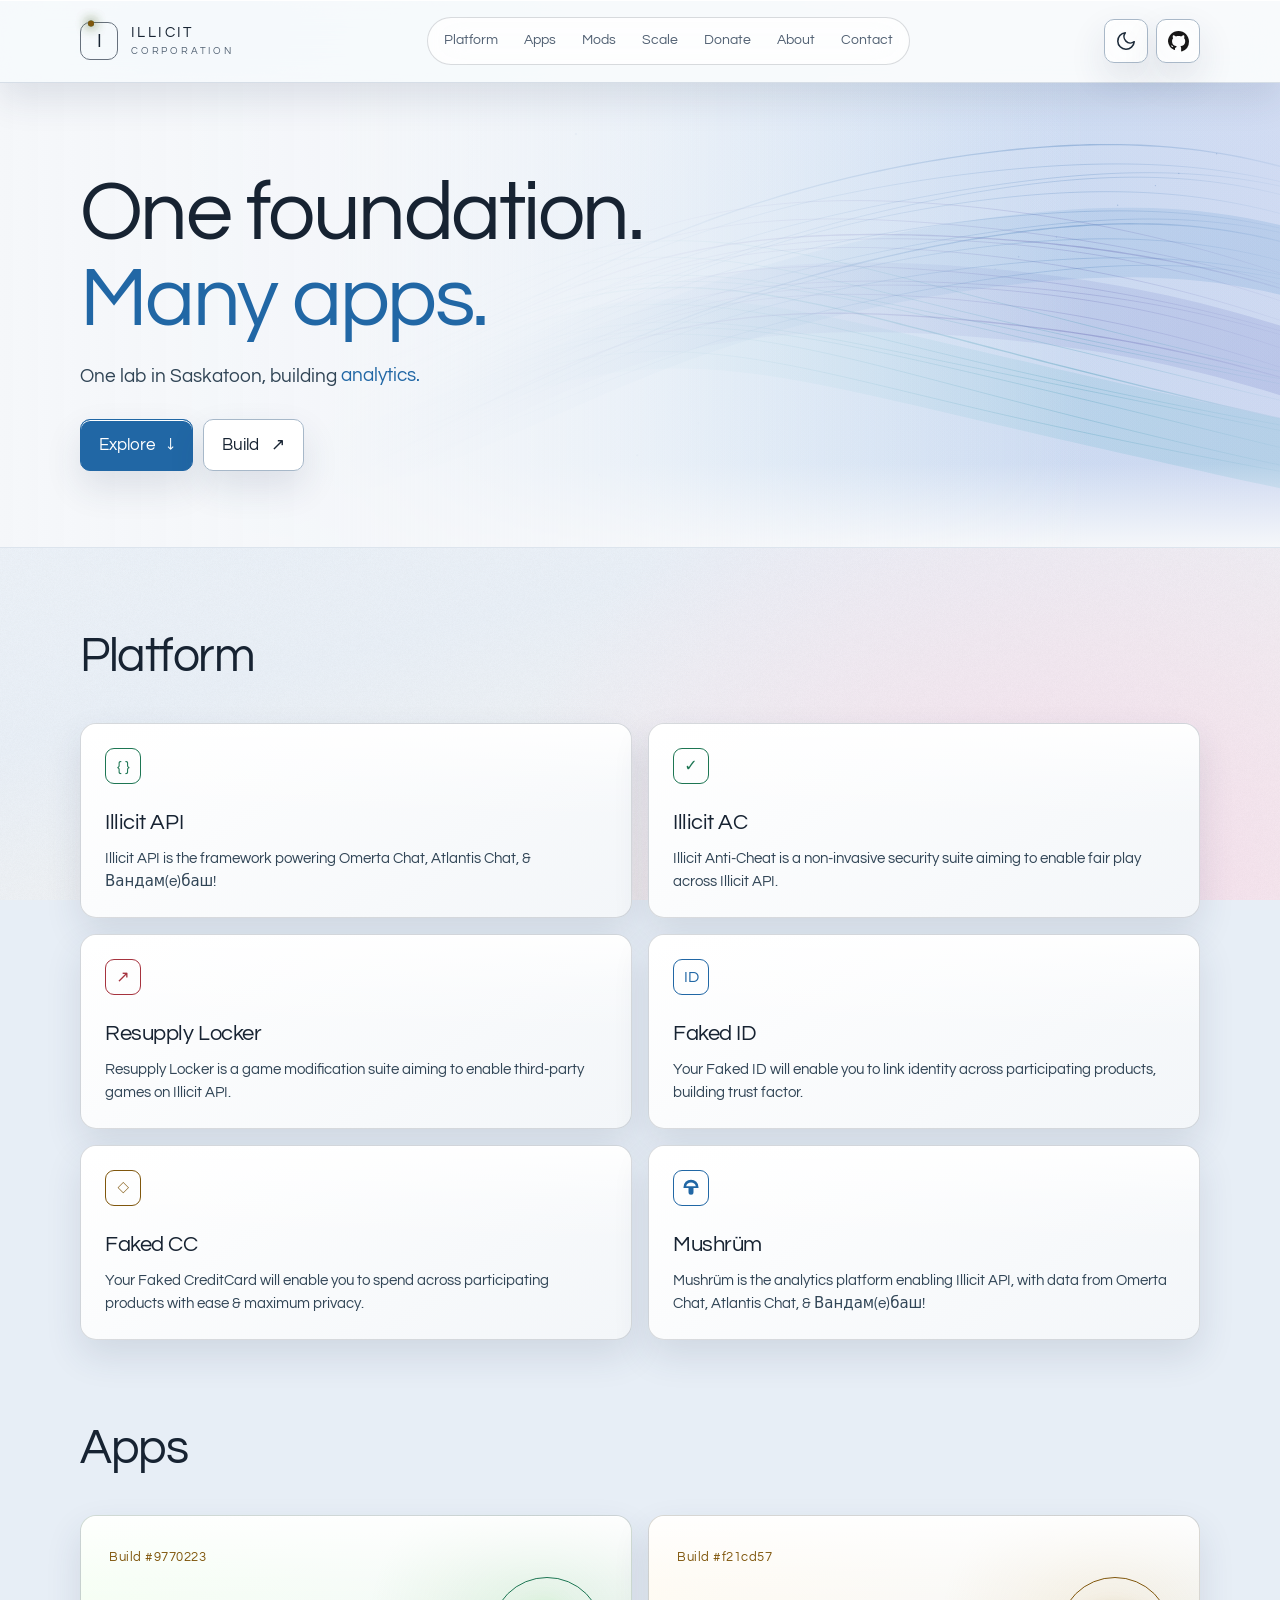
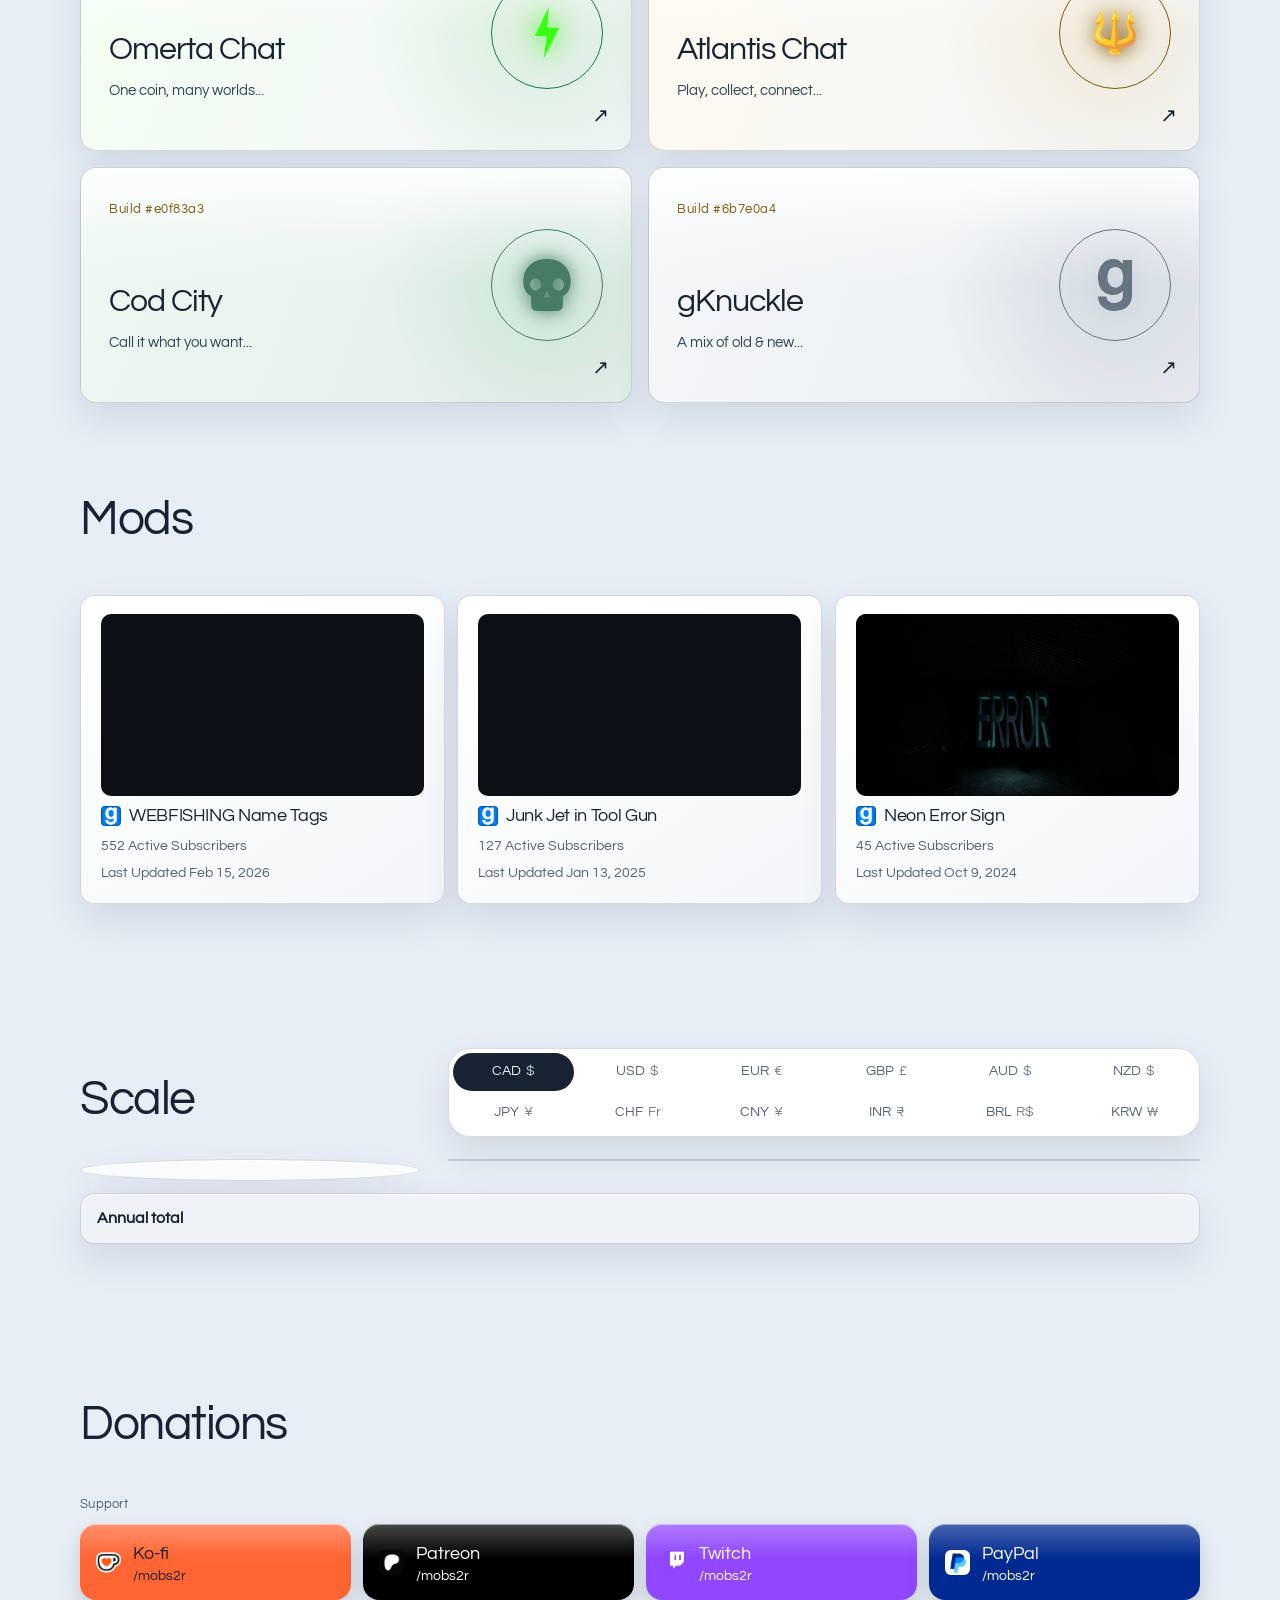
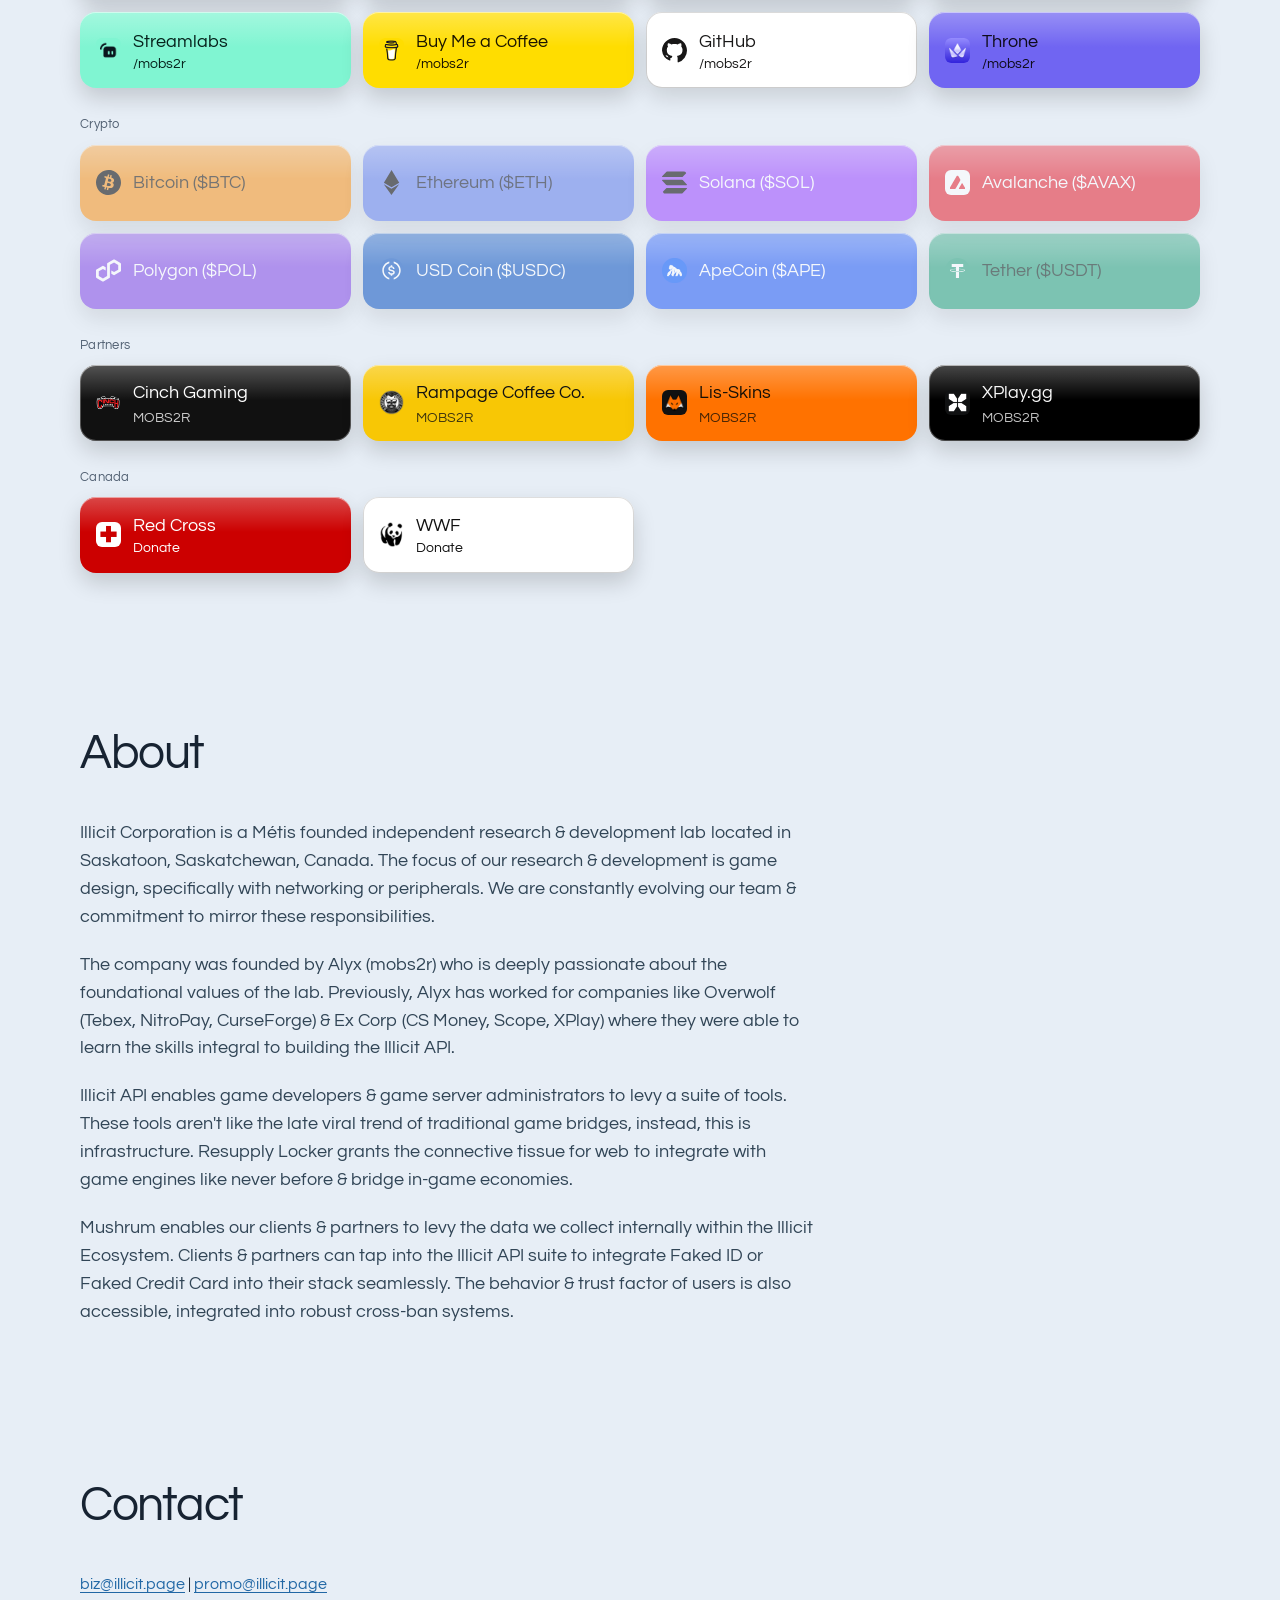
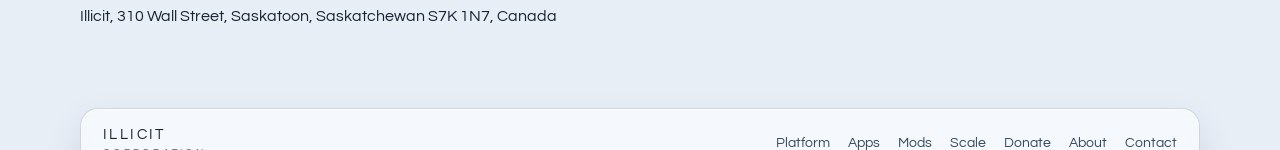
<file: index.html>
<!doctype html>
<html lang="en">
<head>
  <meta charset="utf-8">
  <meta name="viewport" content="width=device-width, initial-scale=1, viewport-fit=cover">
  <meta name="description" content="Illicit Corporation is a Métis-founded studio in Saskatoon. Identity, communities, games, and the tools that connect them.">
  <meta name="theme-color" content="#101318">
  <meta property="og:title" content="Illicit Corporation">
  <meta property="og:description" content="A Métis-founded studio in Saskatoon. One foundation for chat, games, identity, and the tools underneath.">
  <meta property="og:type" content="website">
  <meta property="og:url" content="https://illicit.page/">
  <meta property="og:image" content="https://mobs2r.github.io/illicit-page/assets/og.png">
  <meta name="twitter:card" content="summary_large_image">
  <meta name="twitter:title" content="Illicit Corporation">
  <meta name="twitter:description" content="A Métis-founded studio in Saskatoon. One foundation for chat, games, identity, and the tools underneath.">
  <meta name="twitter:image" content="https://mobs2r.github.io/illicit-page/assets/og.png">
  <link rel="icon" href="./assets/favicon.svg" type="image/svg+xml">
  <link rel="icon" href="./assets/favicon.png" type="image/png" sizes="512x512">
  <link rel="apple-touch-icon" href="./assets/favicon.png">
  <link rel="canonical" href="https://illicit.page/">
  <script type="application/ld+json">
    {"@context":"https://schema.org","@type":"Organization","name":"Illicit Corporation","url":"https://illicit.page/","email":["biz@illicit.page","promo@illicit.page"],"address":{"@type":"PostalAddress","streetAddress":"310 Wall Street","addressLocality":"Saskatoon","addressRegion":"Saskatchewan","postalCode":"S7K 1N7","addressCountry":"CA"}}
  </script>
  <link rel="preconnect" href="https://fonts.googleapis.com">
  <link rel="preconnect" href="https://fonts.gstatic.com" crossorigin>
  <link href="https://fonts.googleapis.com/css2?family=Questrial&display=swap" rel="stylesheet">
  <link rel="manifest" href="./manifest.webmanifest">
  <title>Illicit Corporation</title>
  <script>
    (() => {
      let saved = '';
      try { saved = localStorage.getItem('illicit-corporation-theme') || ''; } catch {}
      document.documentElement.dataset.theme = saved === 'light' || saved === 'dark'
        ? saved : (window.matchMedia?.('(prefers-color-scheme: light)').matches ? 'light' : 'dark');
      if (window.parent !== window) document.documentElement.classList.add('is-embedded');
    })();
  </script>
  <style>
    :root {
      color-scheme: dark;
      --bg:#101318; --surface:#171b21; --raised:#1e242c; --line:#343b45;
      --text:#f3f1ec; --muted:#b7c0ca; --copy:#d5dde6;
      --red:#f1857d; --blue:#88bcf0; --gold:#f1cc86; --green:#92d7b1; --omerta-mark:#a51f24;
      --sans: Questrial, "Segoe UI", system-ui, sans-serif;
    }
    * { box-sizing:border-box; }
    html { scroll-behavior:smooth; }
    body { margin:0; min-width:320px; background:var(--bg); color:var(--text); font:16px/1.55 var(--sans); }
    button { font:inherit; }
    button,a { -webkit-tap-highlight-color:transparent; }
    a { color:inherit; }
    a:focus-visible,button:focus-visible { outline:2px solid var(--blue); outline-offset:3px; }
    .shell { width:min(1120px,calc(100% - 48px)); margin:auto; }
    .site-header { position:sticky; z-index:20; top:0; border-bottom:1px solid #ffffff16; background:#101318eb; backdrop-filter:blur(18px); }
    .header-inner { display:flex; align-items:center; justify-content:space-between; gap:28px; min-height:82px; }
    .brand { display:inline-flex; align-items:center; gap:13px; text-decoration:none; white-space:nowrap; }
    .brand-mark { position:relative; display:grid; place-items:center; width:38px; height:38px; border:1px solid #67717d; border-radius:10px; font-size:20px; letter-spacing:-.04em; }
    .brand-mark::before,.brand-mark::after { position:absolute; top:0; left:0; content:""; width:6px; height:6px; border-radius:50%; offset-path:path("M 10 .5 H 28 Q 37.5 .5 37.5 10 V 28 Q 37.5 37.5 28 37.5 H 10 Q .5 37.5 .5 28 V 10 Q .5 .5 10 .5 Z"); offset-rotate:0deg; animation:brand-orbit 12s linear infinite; pointer-events:none; }
    .brand-mark::before { background:var(--red); box-shadow:0 0 12px var(--red); }
    .brand-mark::after { background:var(--blue); box-shadow:0 0 12px var(--blue); animation-delay:-6s; }
    @keyframes brand-orbit { from { offset-distance:0%; } to { offset-distance:100%; } }
    .brand-copy { display:flex; flex-direction:column; font-size:15px; letter-spacing:.16em; line-height:1.1; text-transform:uppercase; }
    .brand-copy small { margin-top:5px; color:var(--muted); font-size:10px; letter-spacing:.28em; }
    .header-link,.theme-toggle { display:grid; place-items:center; width:44px; height:44px; padding:0; border:1px solid #6a7d88; border-radius:10px; background:#ffffff06; color:var(--text); line-height:1; flex:0 0 44px; }
    .header-link { text-decoration:none; color:#fff; }
    .header-link svg { display:block; width:21px; height:21px; }
    .header-link:hover,.theme-toggle:hover { background:#ffffff12; }
    .header-tools { display:flex; align-items:center; gap:8px; }
    .theme-toggle { cursor:pointer; }
    .theme-toggle svg { display:block; width:22px; height:22px; grid-area:1 / 1; fill:none; stroke:currentColor; stroke-width:1.7; stroke-linecap:round; stroke-linejoin:round; }
    .theme-toggle .theme-moon { display:none; }
    :root[data-theme="light"] .theme-toggle .theme-sun { display:none; }
    :root[data-theme="light"] .theme-toggle .theme-moon { display:block; }
    .hero { position:relative; overflow:hidden; isolation:isolate; padding:88px 0 76px; border-bottom:1px solid #ffffff12; background:radial-gradient(ellipse at 78% 48%,#24324b 0%,#111927 53%,#101318 88%); }
    .hero-canvas { position:absolute; z-index:0; inset:0; display:block; width:100%; height:100%; pointer-events:none; }
    .hero::before { position:absolute; z-index:1; inset:0; content:""; pointer-events:none; background:linear-gradient(90deg,#101318 0%,#101318ee 25%,#101318a8 47%,transparent 83%),linear-gradient(0deg,#101318 0%,transparent 18%); }
    .hero > .shell { position:relative; z-index:2; }
    h1,h2,h3,p { margin-top:0; }
    h1 { max-width:16ch; margin:0 0 18px; font-size:clamp(46px,6.6vw,92px); font-weight:400; line-height:1.02; letter-spacing:-.03em; }
    h1 em { display:block; color:var(--blue); font-style:normal; }
    .hero-intro { max-width:38rem; margin-bottom:28px; color:#d5dde6; font-size:clamp(17px,1.5vw,20px); line-height:1.5; }
    .hero-word-window { position:relative; display:inline-block; width:15ch; height:1.55em; overflow:hidden; vertical-align:bottom; white-space:nowrap; }
    .hero-word { position:absolute; inset:0 auto auto 0; color:var(--blue); font-weight:400; opacity:0; transform:translate3d(0,105%,0); transition:transform .8s cubic-bezier(.37,0,.22,1),opacity .8s ease; will-change:transform,opacity; }
    .hero-word.is-current { opacity:1; transform:translate3d(0,0,0); }
    .hero-word.is-leaving { opacity:0; transform:translate3d(0,-105%,0); }
    .sr-only { position:absolute; width:1px; height:1px; padding:0; margin:-1px; overflow:hidden; clip:rect(0,0,0,0); white-space:nowrap; border:0; }
    .actions { display:flex; flex-wrap:wrap; gap:10px; }
    .action { display:inline-flex; align-items:center; justify-content:center; gap:12px; min-height:50px; padding:12px 18px; border:1px solid #596676; border-radius:10px; background:#ffffff06; font-size:17px; text-decoration:none; transition:transform .18s ease,background .18s ease,border-color .18s ease; }
    .action:hover { transform:translateY(-2px); border-color:#b1c3d6; background:#ffffff12; }
    .action-primary { border-color:#aec8e5; background:#b9d5ef; color:#101820; }
    .action-primary:hover { background:#d4e7f8; }
    section { scroll-margin-top:100px; }
    .section { padding:72px 0; }
    .label { color:var(--gold); font-size:12px; letter-spacing:.16em; text-transform:uppercase; }
    .product-grid { display:grid; grid-template-columns:repeat(2,minmax(0,1fr)); gap:16px; }
    .product { display:flex; flex-direction:column; min-width:0; min-height:188px; padding:24px; border:1px solid var(--line); border-radius:16px; background:linear-gradient(145deg,#1c2229,#15191f); }
    .product-top { display:flex; justify-content:space-between; gap:14px; align-items:start; }
    .product-icon { display:grid; place-items:center; width:36px; height:36px; border:1px solid currentColor; border-radius:9px; font-size:16px; }
    .product-icon.blue { color:var(--blue); } .product-icon.red { color:var(--red); } .product-icon.gold { color:var(--gold); } .product-icon.green { color:var(--green); }
    .analytics-icon { width:20px; height:20px; fill:currentColor; }
    .product h3 { margin:22px 0 8px; font-size:22px; font-weight:400; letter-spacing:-.02em; }
    .product p { margin:0; color:var(--copy); font-size:15px; line-height:1.5; }
    .product p + p { margin-top:10px; }
    .product a { color:var(--blue); }
    .worlds { padding-top:0; }
    .world-grid { display:grid; grid-template-columns:1fr 1fr; gap:16px; }
    .world { position:relative; min-height:236px; overflow:hidden; padding:28px; border:1px solid var(--line); border-radius:16px; text-decoration:none; transition:border-color .2s ease,transform .2s ease; }
    .world:hover { transform:translateY(-3px); border-color:#9daab8; }
    .world.omerta { background:radial-gradient(circle at 83% 48%,#8f302c55,transparent 35%),linear-gradient(110deg,#2b1c1d,#17191e); }
    .world.atlantis { background:radial-gradient(circle at 84% 50%,#2e73b055,transparent 35%),linear-gradient(110deg,#1b2532,#17191e); }
    .world.codcity { background:radial-gradient(circle at 84% 50%,#a4d8bd3d,transparent 36%),linear-gradient(110deg,#102319,#07120b); }
    .world.gknuckle { background:radial-gradient(circle at 84% 50%,#c5ced74a,transparent 36%),linear-gradient(110deg,#252b31,#17191e); }
    .world > .world-sigil { position:absolute; z-index:2; top:50%; right:28px; left:auto; display:grid; place-items:center; width:112px; height:112px; margin:0; transform:translateY(-50%); border:1px solid currentColor; border-radius:50%; font:40px/1 "Segoe UI Emoji","Apple Color Emoji","Noto Color Emoji",sans-serif; font-variant-emoji:emoji; text-shadow:0 0 18px currentColor; }
    .world > .world-sigil > svg { display:block; width:52px; height:52px; }
    .world-zap { fill:var(--omerta-mark); filter:drop-shadow(0 0 12px var(--omerta-mark)); }
    .world-symbol { overflow:visible; }
    .codcity-skull { fill:currentColor; filter:drop-shadow(0 0 9px currentColor); }
    .gknuckle-mark { filter:drop-shadow(0 0 8px #c7d0d866); }
    .gknuckle-mark .gmod-g { fill:currentColor; }
    .omerta .world-sigil { color:var(--red); } .atlantis .world-sigil { color:var(--blue); } .codcity .world-sigil { color:#a4d8bd; } .gknuckle .world-sigil { color:#c7d0d8; }
    .world .label { color:#d9dadb; }
    .world .build-label { color:var(--gold); text-transform:none; letter-spacing:.04em; font-size:13px; }
    .world h3 { position:relative; max-width:calc(100% - 148px); margin:56px 0 6px; font-size:32px; font-weight:400; letter-spacing:-.03em; }
    .world p { position:relative; max-width:calc(100% - 148px); margin:0; color:#d5dde4; font-size:15px; line-height:1.45; }
    .world .arrow { position:absolute; right:22px; bottom:18px; font-size:20px; }
    .mods { padding-top:8px; }
    .mods-head { display:flex; align-items:end; justify-content:space-between; gap:24px 40px; margin-bottom:28px; }
    .mods-copy { max-width:40rem; }
    .mods h2 { margin:0 0 10px; font-size:clamp(32px,4vw,44px); font-weight:400; letter-spacing:-.03em; }
    .mods-intro { margin:0; color:var(--copy); font-size:16px; }
    .mods-group + .mods-group { margin-top:28px; }
    .mods-group h3,.panel-label { margin:0 0 12px; color:var(--gold); font-size:12px; font-weight:400; letter-spacing:.16em; text-transform:uppercase; }
    .panel-label { margin-top:28px; }
    .mod-grid { display:grid; grid-template-columns:repeat(3,minmax(0,1fr)); gap:12px; margin:0; padding:0; list-style:none; }
    .mod-grid a { display:flex; flex-direction:column; gap:6px; min-width:0; padding:18px 20px; border:1px solid var(--line); border-radius:14px; background:linear-gradient(145deg,#1c2229,#15191f); text-decoration:none; transition:border-color .2s ease,transform .2s ease; }
    .mod-grid a:hover { transform:translateY(-2px); border-color:#9daab8; }
    .mod-heading { display:flex; align-items:center; gap:8px; min-width:0; }
    .mod-game { width:20px; height:20px; flex:0 0 auto; border-radius:4px; }
    .mod-name { min-width:0; font-size:18px; letter-spacing:-.02em; }
    .mod-stat { color:var(--muted); font-size:14px; }
    .skip { position:absolute; left:16px; top:-48px; z-index:40; padding:10px 14px; border-radius:9px; background:var(--blue); color:#101318; text-decoration:none; }
    .skip:focus { top:12px; }
    .site-nav { display:flex; flex-wrap:wrap; gap:4px 18px; }
    .site-nav a { color:var(--muted); font-size:14px; text-decoration:none; padding-bottom:3px; border-bottom:2px solid transparent; }
    .site-nav a:hover { color:var(--text); }
    .site-nav a.is-current { color:var(--text); border-bottom-color:var(--gold); }
    section[id] { scroll-margin-top:var(--section-offset,92px); }
    .section-head { max-width:44rem; margin-bottom:28px; }
    .section-head h2 { margin:0 0 10px; font-size:clamp(32px,4vw,48px); font-weight:400; letter-spacing:-.03em; }
    .lede { margin:0; color:var(--copy); font-size:18px; line-height:1.5; }
    .about-copy { max-width:46rem; margin:0; color:var(--copy); font-size:18px; line-height:1.55; }
    .about-copy + .about-copy { margin-top:20px; }
    .stack { display:flex; flex-wrap:wrap; gap:8px; margin:0; padding:0; list-style:none; }
    .stack li { padding:6px 10px; border:1px solid var(--line); border-radius:999px; color:var(--copy); font-size:14px; }
    .funds-top { display:grid; grid-template-columns:minmax(260px,340px) minmax(0,1fr); align-items:end; gap:16px 28px; margin-bottom:22px; }
    .funds-top .section-head { margin:0; }
    .funds-top h2 { margin:0; }
    .currency-switch { display:grid; grid-template-columns:repeat(6,minmax(0,1fr)); width:100%; gap:3px; padding:4px; border:1px solid var(--line); border-radius:22px; background:#ffffff08; }
    .currency-switch button { display:flex; align-items:center; justify-content:center; gap:5px; min-width:0; min-height:38px; padding:4px; border:0; border-radius:999px; background:transparent; color:var(--muted); cursor:pointer; font-size:14px; }
    .currency-symbol { opacity:.8; }
    .currency-switch button[aria-checked="true"] { background:var(--text); color:var(--bg); }
    .funds-board { display:grid; grid-template-columns:minmax(260px,340px) minmax(0,1fr); gap:28px; align-items:start; }
    .cost-chart { position:relative; width:min(100%,340px); margin:0 auto; padding:10px; border:1px solid var(--glass-line); border-radius:50%; background:var(--glass-strong); box-shadow:var(--glass-shadow); }
    .cost-chart svg { display:block; width:100%; height:auto; }
    .cost-readout { position:absolute; left:50%; top:50%; width:44%; transform:translate(-50%,-50%); display:flex; flex-direction:column; align-items:center; justify-content:center; gap:2px; text-align:center; pointer-events:none; }
    .cost-readout strong { font-size:clamp(15px,1.6vw,20px); font-weight:400; letter-spacing:-.03em; line-height:1.15; text-wrap:balance; }
    .cost-readout span { color:var(--muted); font-size:12px; line-height:1.3; }
    .donut-slice { transition:opacity .2s ease, filter .2s ease; }
    .cost-chart.is-active [data-slice] .donut-slice { opacity:.38; }
    .cost-chart.is-active [data-slice].is-hot .donut-slice { opacity:1; filter:brightness(1.14); }
    .cost-chart [data-slice]:focus-visible .donut-slice { outline:2px solid var(--blue); outline-offset:2px; }
    .cost-list { margin:0; padding:0; border:1px solid var(--line); border-radius:16px; overflow:hidden; background:linear-gradient(145deg,#1c2229,#15191f); }
    .cost-group + .cost-group { border-top:1px solid var(--line); }
    .cost-group h3 { margin:0; padding:12px 16px; background:#ffffff06; color:var(--muted); font-size:13px; font-weight:400; letter-spacing:.04em; }
    .cost-rows { margin:0; padding:0; list-style:none; }
    .cost-rows li + li { border-top:1px solid var(--line); }
    .cost-list li { display:flex; align-items:center; justify-content:space-between; gap:16px; padding:10px 16px; }
    .cost-list li:hover, .cost-list li.is-hot { background:rgba(136,188,240,.16); }
    .cost-list.is-active li { opacity:.55; }
    .cost-list.is-active li.is-hot, .cost-list.is-active li:hover { opacity:1; }
    .cost-name { min-width:0; overflow-wrap:anywhere; }
    .cost-amount { color:var(--text); text-align:right; font-variant-numeric:tabular-nums; white-space:nowrap; }
    .cost-total { display:flex; justify-content:space-between; gap:16px; margin:12px 0 0; padding:12px 16px; border:1px solid var(--line); border-radius:14px; background:#ffffff08; }
    .support-grid { display:grid; grid-template-columns:repeat(4,minmax(0,1fr)); gap:12px; margin:18px 0 0; padding:0; list-style:none; }
    .support-grid .pill { display:flex; align-items:center; gap:12px; min-height:76px; padding:14px 16px; border-radius:16px; font-size:18px; text-decoration:none; }
    .support-grid .pill:hover { transform:translateY(-2px); }
    .support-grid button.pill { width:100%; border:0; text-align:left; cursor:pointer; }
    .support-grid button.pill:disabled { opacity:.55; cursor:wait; }
    .support-grid img { width:25px; height:25px; flex:0 0 auto; border-radius:6px; }
    .support-grid small { display:block; font-size:14px; line-height:1.2; }
    .support-grid .pill[data-brand="kofi"] { background:#ff6433; color:#202020; }
    .support-grid .pill[data-brand="patreon"] { background:#000; color:#fff; }
    .support-grid .pill[data-brand="twitch"] { background:#9146ff; color:#fff; }
    .support-grid .pill[data-brand="paypal"] { background:#002991; color:#fff; }
    .support-grid .pill[data-brand="streamlabs"] { background:#80f5d2; color:#06221c; }
    .support-grid .pill[data-brand="bmc"] { background:#ffdd00; color:#1a1400; }
    .support-grid .pill[data-brand="github"] { background:#181717; color:#fff; box-shadow:inset 0 0 0 1px rgba(255,255,255,.28), inset 0 1px 0 rgba(255,255,255,.45), 0 10px 22px rgba(0,0,0,.16); }
    .support-grid .pill[data-brand="throne"] { background:#7065f2; color:#0e0b1a; }
    .support-grid .pill[data-brand="btc"] { background:#f7931a; color:#1a1208; }
    .support-grid .pill[data-brand="eth"] { background:#627eea; color:#0c1224; }
    .support-grid .pill[data-brand="sol"] { background:#9945ff; color:#fff; }
    .support-grid button[data-copy-state="copied"] { outline:2px solid var(--text); outline-offset:3px; filter:brightness(1.12); }
    .support-grid button[data-copy-state="error"] { outline:2px solid var(--red); outline-offset:3px; }
    .support-grid .pill[data-brand="avax"] { background:#e6212f; color:#fff; }
    .support-grid .pill[data-brand="pol"] { background:#8247e5; color:#fff; }
    .support-grid .pill[data-brand="usdc"] { background:#0b53bf; color:#fff; }
    .support-grid .pill[data-brand="usdt"] { background:#26a17b; color:#041d15; }
    .support-grid .pill[data-brand="ape"] { background:#2159f5; color:#fff; }
    .support-grid .pill[data-brand="redcross"] { background:#cc0000; color:#fff; }
    .support-grid .pill[data-brand="wwf"] { background:#fff; color:#111; box-shadow:inset 0 0 0 1px rgba(0,0,0,.18), inset 0 1px 0 #fff, 0 10px 22px rgba(0,0,0,.16); }
    .support-grid .pill[data-brand="cinch"] { background:#111; color:#fff; box-shadow:inset 0 0 0 1px rgba(255,255,255,.28), inset 0 1px 0 rgba(255,255,255,.45), 0 10px 22px rgba(0,0,0,.16); }
    .support-grid .pill[data-brand="rampage"] { background:#f8c705; color:#111; }
    .support-grid .pill[data-brand="pol"] img { filter:brightness(0) invert(1); }
    .support-grid .pill[data-brand="redcross"] img { padding:3px; background:#fff; }
    .support-grid .pill[data-brand="avax"] img { padding:2px; background:#fff; }
    .pill-groups { display:flex; flex-direction:column; gap:26px; margin-top:32px; }
    .group-label { margin:0 0 10px; color:var(--muted); font-size:13px; font-weight:400; letter-spacing:.02em; }
    .group-note { margin:0 0 10px; color:var(--copy); font-size:14px; line-height:1.45; }
    .pill-group .support-grid { margin-top:0; }
    .pill-mark { width:25px; height:25px; flex:0 0 auto; display:block; }
    .support-grid .partner-pill { display:grid; grid-template-columns:25px minmax(0,1fr); grid-template-rows:auto auto; column-gap:12px; row-gap:2px; align-items:center; }
    .support-grid .partner-pill .pill-link { display:contents; color:inherit; text-decoration:none; }
    .support-grid .partner-pill img { grid-column:1; grid-row:1 / span 2; }
    .support-grid .partner-pill .pill-name { grid-column:2; grid-row:1; min-width:0; text-transform:none; }
    .support-grid .partner-pill .code-copy { grid-column:2; grid-row:2; justify-self:start; padding:0; border:0; background:transparent; color:inherit; font:inherit; font-size:14px; line-height:1.2; text-align:left; cursor:pointer; opacity:.8; }
    .support-grid .partner-pill .code-copy:hover,
    .support-grid .partner-pill .code-copy.is-copied { opacity:1; text-decoration:underline; text-underline-offset:2px; }
    .support-grid .pill[data-brand="lis-skins"] { background:#ff7200; color:#161006; }
    .support-grid .partner-pill[data-brand="lis-skins"] img { padding:2px; background:#111; border-radius:6px; }
    .support-grid .pill[data-brand="xplay"] { background:#000; color:#f8f8f8; box-shadow:inset 0 0 0 1px rgba(255,255,255,.28), inset 0 1px 0 rgba(255,255,255,.45), 0 10px 22px rgba(0,0,0,.16); }
    .support-grid .partner-pill.has-no-icon { grid-template-columns:minmax(0,1fr); }
    .support-grid .partner-pill.has-no-icon .pill-name,.support-grid .partner-pill.has-no-icon .code-copy { grid-column:1; }
    .mod-frame { overflow:hidden; border-radius:10px; background:#0c1016; }
    .mod-shot { display:block; width:100%; height:auto; aspect-ratio:16/9; object-fit:cover; transition:transform .45s ease; }
    .mod-grid a:hover .mod-shot { transform:scale(1.045); }
    .studio { padding-top:36px; }
    .studio-grid { display:grid; grid-template-columns:minmax(0,1.15fr) minmax(0,.85fr); gap:28px 64px; align-items:start; }
    .studio h2 { margin:0 0 10px; color:var(--gold); font-size:12px; font-weight:400; letter-spacing:.16em; text-transform:uppercase; }
    .studio-about { max-width:36rem; margin:0; font-size:20px; line-height:1.45; }
    .contact-list { margin:0; padding:0; list-style:none; font-size:16px; line-height:1.5; }
    .contact-list li + li { margin-top:8px; }
    .contact-list a { color:var(--blue); text-decoration:underline; text-underline-offset:3px; }
    .contact-list a:hover { color:var(--text); }
    .site-footer { padding:8px 0 48px; }
    .illicit-footer { --if-ink:#f2f0eb; --if-dim:#c7cdd3; --if-soft:#aab2bc; --if-line:#ffffff1a; display:flex; flex-wrap:wrap; align-items:center; justify-content:space-between; gap:14px 28px; padding:18px 22px; border:1px solid var(--if-line); border-radius:18px; color:var(--if-ink); font:14px/1.5 var(--sans); }
    .illicit-footer a { color:inherit; text-decoration:none; }
    .illicit-footer .illicit-lockup { display:flex; align-items:center; gap:14px; }
    .illicit-footer .illicit-mark { display:inline-flex; flex-direction:column; font-size:15px; letter-spacing:.16em; line-height:1.1; text-transform:uppercase; white-space:nowrap; }
    .illicit-footer .illicit-mark small { margin-top:5px; color:var(--if-soft); font-size:10px; letter-spacing:.28em; }
    .illicit-footer .illicit-links { display:flex; flex:1 1 auto; flex-wrap:wrap; justify-content:flex-end; gap:6px 18px; min-width:min(100%,16rem); font-size:14px; }
    .illicit-footer .illicit-links a { padding:4px 0; color:var(--if-dim); }
    .illicit-footer .illicit-links a > [aria-hidden="true"] { margin-left:.25em; }
    .illicit-footer .illicit-links a[aria-current="page"] { color:var(--if-ink); }
    .illicit-footer a:hover,.illicit-footer a:focus-visible { color:var(--if-ink); text-decoration:underline; text-underline-offset:4px; }
    .illicit-footer a:focus-visible { outline:2px solid currentColor; outline-offset:3px; border-radius:2px; }
    :root[data-theme="light"] { color-scheme:light; --bg:#f5f7fa; --surface:#fff; --raised:#eef2f6; --line:#cbd5e0; --text:#172332; --muted:#526173; --copy:#314556; --red:#a6333e; --blue:#2167a5; --gold:#80570d; --green:#1d7653; --omerta-mark:#39ff14; }
    :root[data-theme="light"] .site-header { border-bottom-color:#d6dee7; background:#f9fbfce8; }
    :root[data-theme="light"] .brand-mark::before { background:var(--green); box-shadow:0 0 12px var(--green); }
    :root[data-theme="light"] .brand-mark::after { background:var(--gold); box-shadow:0 0 12px var(--gold); }
    :root[data-theme="light"] .header-link,:root[data-theme="light"] .theme-toggle { border-color:#a9b8c8; background:#ffffffad; color:#1d2b3a; }
    :root[data-theme="light"] .header-link { color:#181717; }
    :root[data-theme="light"] .support-grid .pill[data-brand="github"] { background:#fff; color:#181717; box-shadow:inset 0 0 0 1px rgba(24,23,23,.22), inset 0 1px 0 #fff, 0 10px 22px rgba(0,0,0,.12); }
    :root[data-theme="light"] .header-link:hover,:root[data-theme="light"] .theme-toggle:hover { background:#e9f0f7; }
    :root[data-theme="light"] .hero { border-bottom-color:#dce4ed; background:radial-gradient(ellipse at 78% 48%,#dceafb 0%,#edf3fa 57%,#f5f7fa 90%); }
    :root[data-theme="light"] .hero::before { background:linear-gradient(90deg,#f5f7fa 0%,#f5f7faf2 26%,#f5f7fab0 49%,transparent 85%),linear-gradient(0deg,#f5f7fa 0%,transparent 18%); }
    :root[data-theme="light"] .hero-intro { color:#314556; }
    :root[data-theme="light"] .action { border-color:#a7b8c9; background:#fff; color:#172332; }
    :root[data-theme="light"] .action:hover { border-color:#5d7894; background:#eaf1f8; }
    :root[data-theme="light"] .action-primary { border-color:#2167a5; background:#2167a5; color:#fff; }
    :root[data-theme="light"] .action-primary:hover { background:#16558d; }
    :root[data-theme="light"] .product { background:linear-gradient(145deg,#fff,#f3f6f9); }
    :root[data-theme="light"] .mod-grid a,:root[data-theme="light"] .cost-list { background:linear-gradient(145deg,#fff,#f3f6f9); }
    :root[data-theme="light"] .cost-total { background:#eef3f8; }
    :root[data-theme="light"] .currency-switch { background:#fff; }
    :root[data-theme="light"] .skip { color:#fff; }
    :root[data-theme="light"] .mod-grid a:hover { border-color:#7b91a8; }
    :root[data-theme="light"] .product p { color:#314556; }
    :root[data-theme="light"] .world p { color:#314556; }
    :root[data-theme="light"] .world.omerta { background:radial-gradient(circle at 83% 48%,#39ad3226,transparent 36%),linear-gradient(110deg,#f4fff2,#f3f6f9); }
    :root[data-theme="light"] .world.atlantis { background:radial-gradient(circle at 84% 50%,#d2a13c2b,transparent 36%),linear-gradient(110deg,#fffaf0,#f3f6f9); }
    :root[data-theme="light"] .world.codcity { background:radial-gradient(circle at 84% 50%,#a4d8bd66,transparent 36%),linear-gradient(110deg,#edf8f1,#e5eee9); }
    :root[data-theme="light"] .world.gknuckle { background:radial-gradient(circle at 84% 50%,#aab6c25c,transparent 36%),linear-gradient(110deg,#f5f7f9,#e8edf1); }
    :root[data-theme="light"] .omerta .world-sigil { color:var(--green); }
    :root[data-theme="light"] .atlantis .world-sigil { color:var(--gold); }
    :root[data-theme="light"] .codcity .world-sigil { color:#477b64; }
    :root[data-theme="light"] .gknuckle .world-sigil { color:#667581; }
    :root[data-theme="light"] .world:hover { border-color:#7b91a8; }
    :root[data-theme="light"] .world .label { color:#425269; }
    :root[data-theme="light"] .world .build-label { color:var(--gold); }
    :root[data-theme="light"] .illicit-footer { --if-ink:#172332; --if-dim:#344a60; --if-soft:#526173; --if-line:#d5dee8; }
    @media (min-width:901px) { .cost-chart { position:sticky; top:calc(var(--section-offset,92px) + 20px); } }
    @media (max-width:900px) {
      .shell { width:min(720px,calc(100% - 36px)); }
      .header-link,.theme-toggle { width:44px; height:44px; }
      .hero { padding:68px 0 56px; }
      .studio-grid { grid-template-columns:1fr; gap:28px; }
      .funds-board { grid-template-columns:1fr; }
      .funds-top { grid-template-columns:1fr; }
      .support-grid { grid-template-columns:1fr 1fr; }
      .site-nav { order:3; width:100%; padding-bottom:8px; }
    }
    @media (max-width:620px) {
      .currency-switch { grid-template-columns:repeat(4,minmax(0,1fr)); }
      .header-inner { min-height:70px; gap:10px; }
      .brand-copy { font-size:13px; }
      .brand-mark { width:33px; height:33px; }
      .brand-mark::before,.brand-mark::after { offset-path:path("M 9 .5 H 24 Q 32.5 .5 32.5 9 V 24 Q 32.5 32.5 24 32.5 H 9 Q .5 32.5 .5 24 V 9 Q .5 .5 9 .5 Z"); }
      .theme-toggle,.header-link { width:41px; height:41px; flex-basis:41px; }
      .theme-toggle svg { width:20px; height:20px; }
      .header-link svg { width:19px; height:19px; }
      .site-footer { padding:4px 0 32px; }
      .illicit-footer { align-items:flex-start; flex-direction:column; padding:16px; }
      .illicit-footer .illicit-links { justify-content:flex-start; }
      .hero { padding:56px 0 44px; }
      h1 { font-size:clamp(38px,11vw,52px); }
      .section { padding:52px 0; }
      .product-grid,.world-grid,.mod-grid,.support-grid { grid-template-columns:1fr; }
      .funds-top { align-items:flex-start; flex-direction:column; }
      .mods-head { align-items:start; flex-direction:column; }
      .product { min-height:0; }
      .world { min-height:280px; }
      .world p { max-width:16ch; }
      .world > .world-sigil { right:18px; width:88px; height:88px; font-size:36px; }
      .world > .world-sigil > svg { width:40px; height:40px; }
      .world h3 { margin-top:40px; font-size:28px; }
      .world h3,.world p { max-width:calc(100% - 112px); }
      .illicit-footer .illicit-mark { font-size:14px; }
    }
    @media (prefers-reduced-motion:reduce) {
      html { scroll-behavior:auto; }
      .action,.world,.hero-word,.mod-shot,.support-grid .pill { transition:none; }
      .brand-mark::before,.brand-mark::after { animation:none; }
      .brand-mark::after { offset-distance:50%; }
    }
    :root {
      --glass:rgba(18,22,28,.72);
      --glass-strong:rgba(12,16,22,.84);
      --glass-line:rgba(255,255,255,.28);
      --glass-shadow:0 16px 40px rgba(0,0,0,.28), inset 0 1px 0 rgba(255,255,255,.38);
      --glass-sheen:linear-gradient(180deg, rgba(255,255,255,.26), rgba(255,255,255,.05) 26%, transparent 48%);
    }
    html { background:#0c1016; }
    html[data-theme="light"] { background:#e7eef6; }
    html[data-theme="light"] {
      --glass:rgba(255,255,255,.74);
      --glass-strong:rgba(248,250,252,.88);
      --glass-line:rgba(23,35,50,.16);
      --glass-shadow:0 16px 36px rgba(40,60,90,.12), inset 0 1px 0 #fff;
      --glass-sheen:linear-gradient(180deg, rgba(255,255,255,.9), rgba(255,255,255,.28) 28%, transparent 50%);
    }
    body { background:transparent; }
    .page-texture { position:fixed; z-index:-1; inset:0; pointer-events:none; background-color:#0c1016; background-image:url("./assets/grain.png"), radial-gradient(ellipse at 18% 0%, #1c3d68 0%, transparent 42%), radial-gradient(ellipse at 88% 100%, #3a2348 0%, transparent 38%), linear-gradient(165deg, #0c1016, #151b26 55%, #101820); background-repeat:repeat, no-repeat, no-repeat, no-repeat; background-size:128px 128px, auto, auto, auto; }
    html[data-theme="light"] .page-texture { background-color:#e7eef6; background-image:url("./assets/grain.png"), radial-gradient(ellipse at 16% 0%, #d5e7fb 0%, transparent 46%), radial-gradient(ellipse at 86% 100%, #f3dceb 0%, transparent 40%), linear-gradient(165deg, #f4f7fb, #e7eef6 60%, #f7f3ee); }
    .site-header, .product, .mod-grid a, .cost-list, .cost-total, .action, .currency-switch, .stack li, .header-link, .theme-toggle, .nav-toggle, .illicit-footer {
      background:var(--glass-strong);
      border-color:var(--glass-line);
      box-shadow:var(--glass-shadow);
    }
    .world { border-color:var(--glass-line); box-shadow:var(--glass-shadow); }
    .action-primary { background:linear-gradient(180deg,#e7f2fb,#9ec4e6); color:#101820; }
    html[data-theme="light"] .action-primary { background:#2167a5; color:#fff; }
    .hero { background:transparent; }
    .hero::before { background:linear-gradient(90deg, rgba(12,16,22,.74), rgba(12,16,22,.28) 58%, transparent); }
    html[data-theme="light"] .hero { background:transparent; }
    html[data-theme="light"] .hero::before { background:linear-gradient(90deg, rgba(244,247,251,.86), rgba(244,247,251,.4) 58%, transparent); }
    .site-header { border-bottom:1px solid var(--glass-line); }
    .product, .world, .mod-grid a, .cost-list, .cost-total, .action, .currency-switch, .stack li, .header-link, .theme-toggle, .nav-toggle { position:relative; }
    .product, .world, .mod-grid a { overflow:hidden; }
    .product::before, .world::before, .mod-grid a::before {
      content:""; position:absolute; z-index:0; inset:0; border-radius:inherit; pointer-events:none;
      background:var(--glass-sheen);
    }
    .product > *, .world > *, .mod-grid a > * { position:relative; z-index:2; }
    .product::after, .world::after, .mod-grid a::after {
      content:""; position:absolute; z-index:1; top:-20%; bottom:-20%; left:-40%; width:34%; pointer-events:none;
      background:linear-gradient(90deg, transparent, rgba(255,255,255,.34), transparent);
      transform:translateX(-160%) rotate(14deg); transition:transform .75s ease;
    }
    .product:hover::after, .world:hover::after, .mod-grid a:hover::after { transform:translateX(420%) rotate(14deg); }
    .tilt { transform:perspective(900px) rotateX(var(--rx, 0deg)) rotateY(var(--ry, 0deg)) translateY(var(--lift, 0px)); transition:transform .45s cubic-bezier(.2,.8,.2,1), box-shadow .35s ease; }
    .tilt:hover { --lift:-4px; }
    .tilt:active { --lift:1px; }
    .action:active, .header-link:active, .theme-toggle:active, .nav-toggle:active, .support-grid .pill:active, .currency-switch button:active { transform:scale(.97); }
    .support-grid .pill { position:relative; overflow:hidden; box-shadow:inset 0 1px 0 rgba(255,255,255,.5), 0 10px 22px rgba(0,0,0,.16); transition:transform .28s cubic-bezier(.2,.8,.2,1), box-shadow .28s ease; }
    .support-grid .pill::before { content:""; position:absolute; inset:0 auto auto 0; width:100%; height:46%; pointer-events:none; background:linear-gradient(180deg, rgba(255,255,255,.28), transparent); }
    .support-grid .pill img, .support-grid .pill .pill-mark, .support-grid .pill span, .support-grid .pill .code-copy { position:relative; z-index:1; }
    .site-nav { position:relative; align-items:center; gap:2px; padding:4px; border:1px solid var(--glass-line); border-radius:999px; background:var(--glass); box-shadow:inset 0 1px 0 rgba(255,255,255,.28); }
    .nav-indicator { position:absolute; z-index:0; top:0; left:0; height:0; width:0; border-radius:999px; pointer-events:none; background:linear-gradient(180deg, rgba(255,255,255,.42), rgba(255,255,255,.1)); box-shadow:inset 0 1px 0 rgba(255,255,255,.7), 0 8px 18px rgba(90,150,220,.28); transition:transform .2s ease, width .2s ease, height .2s ease; }
    .site-nav a { position:relative; z-index:1; padding:8px 12px; border:0; border-radius:999px; overflow:hidden; }
    .site-nav a.is-current { border-bottom-color:transparent; color:var(--text); text-shadow:0 0 12px rgba(170,210,255,.35); }
    .site-nav a::after { content:""; position:absolute; inset:0; border-radius:inherit; pointer-events:none; opacity:0; background:radial-gradient(70px circle at var(--mx, 50%) var(--my, 50%), rgba(255,255,255,.4), transparent 62%); transition:opacity .2s ease; }
    .site-nav a:hover::after, .site-nav a:focus-visible::after { opacity:1; }
    .site-nav a:focus-visible { background:linear-gradient(90deg, rgba(136,188,240,.38), rgba(255,255,255,.08)); box-shadow:0 0 0 1px rgba(190,220,255,.7), 0 0 16px rgba(120,180,255,.35); }
    .nav-toggle { display:none; width:45px; height:45px; padding:0; border-radius:12px; color:var(--text); cursor:pointer; }
    .nav-toggle span, .nav-toggle span::before, .nav-toggle span::after { display:block; width:16px; height:1.5px; border-radius:2px; background:currentColor; position:relative; }
    .nav-toggle span::before, .nav-toggle span::after { content:""; position:absolute; left:0; }
    .nav-toggle span::before { top:-5px; }
    .nav-toggle span::after { top:5px; }
    a:focus-visible, button:focus-visible { outline:2px solid var(--blue); outline-offset:3px; box-shadow:0 0 0 6px rgba(136,188,240,.22); }
    @supports ((-webkit-backdrop-filter:blur(1px)) or (backdrop-filter:blur(1px))) {
      .site-header, .product, .mod-grid a, .cost-list, .cost-total, .cost-chart, .action, .currency-switch, .stack li, .header-link, .theme-toggle, .nav-toggle, .site-nav, .illicit-footer, .world {
        -webkit-backdrop-filter:blur(18px) saturate(1.5);
        backdrop-filter:blur(18px) saturate(1.5);
      }
      .site-header, .site-nav, .product, .mod-grid a, .cost-list, .cost-total, .cost-chart { background:var(--glass); }
    }
    @media (max-width:900px) {
      .nav-toggle { display:grid; place-items:center; }
      .site-header { position:sticky; }
      .site-nav { position:absolute; z-index:30; top:calc(100% + 8px); right:16px; left:16px; width:auto; order:0; display:flex; flex-direction:column; align-items:stretch; gap:4px; padding:12px; border-radius:22px; opacity:0; visibility:hidden; pointer-events:none; transform:translateY(-10px) scale(.98); transition:opacity .28s ease, transform .28s cubic-bezier(.2,.8,.2,1), visibility .28s ease; }
      .site-header.is-menu-open .site-nav { opacity:1; visibility:visible; pointer-events:auto; transform:none; }
      .site-nav a { padding:12px 14px; }
      .nav-indicator { display:none; }
      .site-nav a.is-current { background:rgba(136,188,240,.22); }
    }
    @media (prefers-reduced-motion:reduce) {
      .nav-indicator, .product, .world, .mod-grid a, .product::after, .world::after, .mod-grid a::after, .site-nav, .tilt, .donut-slice, .cost-list li { transition:none; }
      .product:hover::after, .world:hover::after, .mod-grid a:hover::after { transform:none; }
      .tilt, .tilt:hover, .action:active { transform:none; }
    }
    /* The host uses one viewport-sized iframe. Its document owns scrolling,
       so the normal sticky header works in both embedded and direct views. */
  </style>
</head>
<body>
  <div class="page-texture" aria-hidden="true"></div>
  <a class="skip" href="#platform">Skip to content</a>
  <header class="site-header">
    <div class="shell header-inner">
      <a class="brand" href="./" aria-label="Illicit Corporation home"><span class="brand-mark" aria-hidden="true">I</span><span class="brand-copy">ILLICIT<small>CORPORATION</small></span></a>
      <nav class="site-nav" id="site-nav" aria-label="On this page"><span class="nav-indicator" aria-hidden="true"></span><a href="#platform">Platform</a><a href="#worlds">Apps</a><a href="#mods">Mods</a><a href="#funds">Scale</a><a href="#donate">Donate</a><a href="#about">About</a><a href="#contact">Contact</a></nav>
      <div class="header-tools"><button class="nav-toggle" id="nav-toggle" type="button" aria-expanded="false" aria-controls="site-nav" aria-label="Menu"><span></span></button><button class="theme-toggle" id="theme-toggle" type="button" aria-label="Switch color theme"><svg class="theme-sun" viewBox="0 0 24 24" aria-hidden="true" focusable="false"><circle cx="12" cy="12" r="4"/><path d="M12 2v2m0 16v2M2 12h2m16 0h2M4.93 4.93l1.42 1.42m11.3 11.3 1.42 1.42M4.93 19.07l1.42-1.42m11.3-11.3 1.42-1.42"/></svg><svg class="theme-moon" viewBox="0 0 24 24" aria-hidden="true" focusable="false"><path d="M21 12.79A9 9 0 1 1 11.21 3 7 7 0 0 0 21 12.79Z"/></svg></button><a class="header-link" href="https://github.com/mobs2r" target="_blank" rel="noopener noreferrer" aria-label="GitHub" title="GitHub"><svg viewBox="0 0 16 16" width="18" height="18" aria-hidden="true" focusable="false"><path fill="currentColor" d="M8 0c4.42 0 8 3.58 8 8a8.013 8.013 0 0 1-5.45 7.59c-.4.08-.55-.17-.55-.38 0-.27.01-1.13.01-2.2 0-.75-.25-1.23-.54-1.48 1.78-.2 3.65-.88 3.65-3.95 0-.88-.31-1.59-.82-2.15.08-.2.36-1.02-.08-2.12 0 0-.67-.21-2.2.82-.64-.18-1.32-.27-2-.27-.68 0-1.36.09-2 .27-1.53-1.04-2.2-.82-2.2-.82-.44 1.1-.16 1.92.08 2.12-.51.56-.82 1.27-.82 2.15 0 3.06 1.86 3.75 3.64 3.95-.23.2-.44.55-.51 1.07-.46.21-1.61.55-2.33-.66-.15-.24-.6-.83-1.23-.82-.67.01-.27.38.01.53.19.45.68.71 2.69.94 0 .67.01 1.3.01 1.49 0 .21-.15.45-.55.38A7.995 7.995 0 0 1 0 8c0-4.42 3.58-8 8-8Z"/></svg></a></div>
    </div>
  </header>
  <main>
    <section class="hero" id="home"><canvas class="hero-canvas" id="hero-canvas" aria-hidden="true"></canvas><div class="shell">
      <h1>One foundation.<em>Many apps.</em></h1>
      <p class="hero-intro">One lab in Saskatoon, building <span class="hero-word-window" aria-hidden="true"><span class="hero-word is-current" id="hero-word">analytics.</span></span><span class="sr-only">analytics, arcade, art, blogging, collecting, commerce, community, creativity, crypto, data, dating, development, discovery, fiat, fitness, gaming, identity, integrations, music, payments, privacy, security, streaming, trust, and worlds.</span></p>
      <div class="actions"><a class="action action-primary" href="#worlds">Explore <span aria-hidden="true">↓</span></a><a class="action" href="https://illicit.up.railway.app/support/distribution" target="_blank" rel="noopener noreferrer">Build <span aria-hidden="true">↗</span></a></div>
    </div></section>
    <section class="section shell" id="platform" aria-labelledby="platform-title">
      <header class="section-head"><h2 id="platform-title">Platform</h2></header>
      <div class="product-grid">
        <article class="product"><div class="product-top"><span class="product-icon green" aria-hidden="true">{ }</span></div><h3>Illicit API</h3><p>Illicit API is the framework powering Omerta Chat, Atlantis Chat, &amp; Вандам(e)баш!</p></article>
        <article class="product"><div class="product-top"><span class="product-icon green" aria-hidden="true">✓</span></div><h3>Illicit AC</h3><p>Illicit Anti-Cheat is a non-invasive security suite aiming to enable fair play across Illicit API.</p></article>
        <article class="product"><div class="product-top"><span class="product-icon red" aria-hidden="true">↗</span></div><h3>Resupply Locker</h3><p>Resupply Locker is a game modification suite aiming to enable third-party games on Illicit API.</p></article>
        <article class="product"><div class="product-top"><span class="product-icon blue" aria-hidden="true">ID</span></div><h3>Faked ID</h3><p>Your Faked ID will enable you to link identity across participating products, building trust factor.</p></article>
        <article class="product"><div class="product-top"><span class="product-icon gold" aria-hidden="true">◇</span></div><h3>Faked CC</h3><p>Your Faked CreditCard will enable you to spend across participating products with ease &amp; maximum privacy.</p></article>
        <article class="product"><div class="product-top"><span class="product-icon blue" aria-hidden="true"><svg class="analytics-icon" viewBox="0 0 24 24" focusable="false"><path d="M12 2a9 9 0 0 0-9 9v1h6v5a3 3 0 0 0 6 0v-5h6v-1a9 9 0 0 0-9-9Zm-5.8 8a6 6 0 0 1 11.6 0H6.2Z"/></svg></span></div><h3>Mushrüm</h3><p>Mushrüm is the analytics platform enabling Illicit API, with data from Omerta Chat, Atlantis Chat, &amp; Вандам(e)баш!</p></article>
      </div>
    </section>
    <section class="section worlds shell" id="worlds" aria-labelledby="worlds-title">
      <header class="section-head"><h2 id="worlds-title">Apps</h2></header>
      <div class="world-grid">
        <a class="world omerta" href="https://omerta.chat/" target="_blank" rel="noopener noreferrer"><span class="label build-label" data-build="omerta">Build #9770223</span><span class="world-sigil" aria-hidden="true"><svg class="world-zap" viewBox="-14.5 0 70 70" focusable="false"><path d="M23 0 4 39h16l-4 31 21-42H21z"/></svg></span><h3>Omerta Chat</h3><p>One coin, many worlds...</p><span class="arrow" aria-hidden="true">↗</span></a>
        <a class="world atlantis" href="https://ill.up.railway.app/" target="_blank" rel="noopener noreferrer"><span class="label build-label" data-build="atlantis">Build #f21cd57</span><span class="world-sigil" aria-hidden="true">🔱︎</span><h3>Atlantis Chat</h3><p>Play, collect, connect...</p><span class="arrow" aria-hidden="true">↗</span></a>
        <a class="world codcity" href="https://www.cod.city/" target="_blank" rel="noopener noreferrer"><span class="label build-label" data-build="codcity">Build #e0f83a3</span><span class="world-sigil" aria-hidden="true"><svg class="world-symbol codcity-skull" viewBox="-0.46 -0.46 0.92 0.92" focusable="false"><path fill-rule="evenodd" d="M0-.46C.27-.46.42-.28.42-.06C.42.08.36.16.28.2V.36C.28.42.24.46.18.46H-.18C-.24.46-.28.42-.28.36V.2C-.36.16-.42.08-.42-.06C-.42-.28-.27-.46 0-.46ZM-.2-.12A.1.11 0 1 0-.2.1.1.11 0 1 0-.2-.12ZM.2-.12A.1.11 0 1 1 .2.1.1.11 0 1 1 .2-.12ZM0 .1-.06.22H.06Z"/></svg></span><h3>Cod City</h3><p>Call it what you want...</p><span class="arrow" aria-hidden="true">↗</span></a>
        <a class="world gknuckle" href="https://www.gk.style/" target="_blank" rel="noopener noreferrer"><span class="label build-label" data-build="gknuckle">Build #6b7e0a4</span><span class="world-sigil" aria-hidden="true"><svg class="world-symbol gknuckle-mark" viewBox="24.94 25.9 110.08 110.08" focusable="false"><path class="gmod-g" fill-rule="evenodd" d="M96.53 92.33c-1.08 1.29-2.16 2.85-3.5 4.13-2.74 2.6-6.16 3.96-9.79 4.75-4.38.95-8.79.83-13.21.23-5.52-.74-10.36-2.98-14.58-6.54-3.55-3.01-6.1-6.76-7.92-11.04-1.85-4.35-2.81-8.93-3.3-13.6-.7-6.76-.37-13.46 1.65-19.99 1.66-5.36 4.18-10.26 8.01-14.45 4.43-4.86 9.82-8.02 16.25-9.34 3.59-.74 7.22-.74 10.85-.15 6.46 1.05 11.45 4.37 15.11 9.76.09.12.45.65.45.65V27.87h19.5v74.99c-.02 7.74-2.2 14.82-7.16 20.88-3.86 4.71-8.84 7.82-14.54 9.82-5.55 1.95-11.29 2.63-17.14 2.38-6.39-.27-12.54-1.65-18.15-4.8-8.44-4.75-13.57-11.86-14.84-21.57-.17-1.29-.21-2.6-.26-3.9v-.5h18.18v.43c.06 3.37 1 6.41 3.33 8.91 1.74 1.87 3.9 3.1 6.35 3.76 5.68 1.53 11.24 1.21 16.52-1.51 4.75-2.45 7.75-6.29 8.09-11.73.26-4.1.1-8.23.13-12.35v-.35ZM64.31 64.94c-.11-4.48.35-8.88 2.11-13.05 2.06-4.9 5.66-7.88 10.98-8.69 3.67-.56 7.25-.32 10.64 1.32 3.38 1.64 5.47 4.45 6.84 7.84 1.34 3.33 2.03 6.82 2.07 10.38.05 3.18.04 6.42-.45 9.55-.98 6.3-5.35 12.19-12.05 13.83-6.11 1.5-12.42-.85-16.06-6.01-2.56-3.62-3.74-7.68-4.05-12.04-.07-1.04-.01-2.09-.03-3.13Z"/></svg></span><h3>gKnuckle</h3><p>A mix of old &amp; new...</p><span class="arrow" aria-hidden="true">↗</span></a>
      </div>
    </section>
    <section class="section mods shell" id="mods" aria-labelledby="mods-title">
      <header class="section-head mods-head">
        <h2 id="mods-title">Mods</h2>
      </header>
      <ul class="mod-grid">
        <li><a href="https://steamcommunity.com/sharedfiles/filedetails/?id=3362030272" target="_blank" rel="noopener noreferrer"><span class="mod-frame"><img class="mod-shot" src="./assets/mods/webfishing-name-tags.jpg" width="1024" height="1024" alt="Workshop preview of WEBFISHING Name Tags" loading="lazy" decoding="async"></span><span class="mod-heading"><img class="mod-game" src="./assets/icons/garrys-mod.jpg" width="32" height="32" alt="Garry's Mod"><span class="mod-name">WEBFISHING Name Tags</span></span><span class="mod-stat">552 Active Subscribers</span><span class="mod-stat">Last Updated Feb 15, 2026</span></a></li>
        <li><a href="https://steamcommunity.com/sharedfiles/filedetails/?id=3324247572" target="_blank" rel="noopener noreferrer"><span class="mod-frame"><img class="mod-shot" src="./assets/mods/junk-jet.jpg" width="720" height="720" alt="Workshop preview of Junk Jet in Tool Gun" loading="lazy" decoding="async"></span><span class="mod-heading"><img class="mod-game" src="./assets/icons/garrys-mod.jpg" width="32" height="32" alt="Garry's Mod"><span class="mod-name">Junk Jet in Tool Gun</span></span><span class="mod-stat">127 Active Subscribers</span><span class="mod-stat">Last Updated Jan 13, 2025</span></a></li>
        <li><a href="https://steamcommunity.com/sharedfiles/filedetails/?id=3346062106" target="_blank" rel="noopener noreferrer"><span class="mod-frame"><img class="mod-shot" src="./assets/mods/neon-error-sign.gif" width="526" height="526" alt="Workshop preview of Neon Error Sign" loading="lazy" decoding="async"></span><span class="mod-heading"><img class="mod-game" src="./assets/icons/garrys-mod.jpg" width="32" height="32" alt="Garry's Mod"><span class="mod-name">Neon Error Sign</span></span><span class="mod-stat">45 Active Subscribers</span><span class="mod-stat">Last Updated Oct 9, 2024</span></a></li>
      </ul>
    </section>
    <section class="section shell" id="funds" aria-labelledby="funds-title">
      <div class="funds-top">
        <header class="section-head">
          <h2 id="funds-title">Scale</h2>
        </header>
        <div class="currency-switch" role="radiogroup" aria-label="Currency">
          <button type="button" role="radio" data-currency="CAD" aria-label="CAD — Canadian dollar" aria-checked="true">CAD <span class="currency-symbol" aria-hidden="true">$</span></button>
          <button type="button" role="radio" data-currency="USD" aria-label="USD — US dollar" aria-checked="false">USD <span class="currency-symbol" aria-hidden="true">$</span></button>
          <button type="button" role="radio" data-currency="EUR" aria-label="EUR — Euro" aria-checked="false">EUR <span class="currency-symbol" aria-hidden="true">€</span></button>
          <button type="button" role="radio" data-currency="GBP" aria-label="GBP — British pound" aria-checked="false">GBP <span class="currency-symbol" aria-hidden="true">£</span></button>
          <button type="button" role="radio" data-currency="AUD" aria-label="AUD — Australian dollar" aria-checked="false">AUD <span class="currency-symbol" aria-hidden="true">$</span></button>
          <button type="button" role="radio" data-currency="NZD" aria-label="NZD — New Zealand dollar" aria-checked="false">NZD <span class="currency-symbol" aria-hidden="true">$</span></button>
          <button type="button" role="radio" data-currency="JPY" aria-label="JPY — Japanese yen" aria-checked="false">JPY <span class="currency-symbol" aria-hidden="true">¥</span></button>
          <button type="button" role="radio" data-currency="CHF" aria-label="CHF — Swiss franc" aria-checked="false">CHF <span class="currency-symbol" aria-hidden="true">Fr</span></button>
          <button type="button" role="radio" data-currency="CNY" aria-label="CNY — Chinese yuan" aria-checked="false">CNY <span class="currency-symbol" aria-hidden="true">¥</span></button>
          <button type="button" role="radio" data-currency="INR" aria-label="INR — Indian rupee" aria-checked="false">INR <span class="currency-symbol" aria-hidden="true">₹</span></button>
          <button type="button" role="radio" data-currency="BRL" aria-label="BRL — Brazilian real" aria-checked="false">BRL <span class="currency-symbol" aria-hidden="true">R$</span></button>
          <button type="button" role="radio" data-currency="KRW" aria-label="KRW — South Korean won" aria-checked="false">KRW <span class="currency-symbol" aria-hidden="true">₩</span></button>
        </div>
      </div>
      <div class="funds-board">
        <div class="cost-chart" id="cost-chart"><div class="cost-chart-svg" id="cost-chart-svg"></div><div class="cost-readout" id="cost-readout" aria-live="polite"></div></div>
          <div class="cost-list" id="cost-list"></div>
      </div>
      <p class="cost-total" id="cost-total"><strong>Annual total</strong><span class="cost-amount"></span></p>
    </section>
    <section class="section shell" id="donate" aria-labelledby="donate-title">
      <header class="section-head"><h2 id="donate-title">Donations</h2></header>
      <div class="pill-groups">
        <section class="pill-group" aria-labelledby="support-pills">
          <h3 class="group-label" id="support-pills">Support</h3>
          <ul class="support-grid">
            <li><a class="pill" data-brand="kofi" href="https://ko-fi.com/mobs2r" target="_blank" rel="noopener noreferrer"><img src="./assets/icons/kofi.png?v=brand-20261019" width="22" height="22" alt=""><span>Ko-fi<small>/mobs2r</small></span></a></li>
            <li><a class="pill" data-brand="patreon" href="https://www.patreon.com/mobs2r" target="_blank" rel="noopener noreferrer"><img src="./assets/icons/patreon.png?v=brand-20261019" width="22" height="22" alt=""><span>Patreon<small>/mobs2r</small></span></a></li>
            <li><a class="pill" data-brand="twitch" href="https://www.twitch.tv/subs/mobs2r" target="_blank" rel="noopener noreferrer"><img src="./assets/icons/twitch.png" width="22" height="22" alt=""><span>Twitch<small>/mobs2r</small></span></a></li>
            <li><a class="pill" data-brand="paypal" href="https://www.paypal.me/mobs2r" target="_blank" rel="noopener noreferrer"><img src="./assets/icons/paypal.png?v=brand-20261019" width="22" height="22" alt=""><span>PayPal<small>/mobs2r</small></span></a></li>
            <li><a class="pill" data-brand="streamlabs" href="https://streamlabs.com/mobs2r/tip" target="_blank" rel="noopener noreferrer"><img src="./assets/icons/streamlabs.png" width="22" height="22" alt=""><span>Streamlabs<small>/mobs2r</small></span></a></li>
            <li><a class="pill" data-brand="bmc" href="https://www.buymeacoffee.com/mobs2r" target="_blank" rel="noopener noreferrer"><img src="./assets/icons/bmc.png" width="22" height="22" alt=""><span>Buy Me a Coffee<small>/mobs2r</small></span></a></li>
            <li><a class="pill" data-brand="github" href="https://github.com/sponsors/mobs2r" target="_blank" rel="noopener noreferrer"><svg class="pill-mark" viewBox="0 0 16 16" aria-hidden="true" focusable="false"><path fill="currentColor" d="M8 0c4.42 0 8 3.58 8 8a8.013 8.013 0 0 1-5.45 7.59c-.4.08-.55-.17-.55-.38 0-.27.01-1.13.01-2.2 0-.75-.25-1.23-.54-1.48 1.78-.2 3.65-.88 3.65-3.95 0-.88-.31-1.59-.82-2.15.08-.2.36-1.02-.08-2.12 0 0-.67-.21-2.2.82-.64-.18-1.32-.27-2-.27-.68 0-1.36.09-2 .27-1.53-1.04-2.2-.82-2.2-.82-.44 1.1-.16 1.92.08 2.12-.51.56-.82 1.27-.82 2.15 0 3.06 1.86 3.75 3.64 3.95-.23.2-.44.55-.51 1.07-.46.21-1.61.55-2.33-.66-.15-.24-.6-.83-1.23-.82-.67.01-.27.38.01.53.19.45.68.71 2.69.94 0 .67.01 1.3.01 1.49 0 .21-.15.45-.55.38A7.995 7.995 0 0 1 0 8c0-4.42 3.58-8 8-8Z"/></svg><span>GitHub<small>/mobs2r</small></span></a></li>
            <li><a class="pill" data-brand="throne" href="https://throne.com/mobs2r" target="_blank" rel="noopener noreferrer"><img src="./assets/icons/throne.png?v=brand-20261019" width="22" height="22" alt=""><span>Throne<small>/mobs2r</small></span></a></li>
          </ul>
        </section>
        <section class="pill-group" aria-labelledby="crypto-pills">
          <h3 class="group-label" id="crypto-pills">Crypto</h3>
          <ul class="support-grid">
            <li><button type="button" disabled class="pill" data-brand="btc" data-crypto-wallet="btc"><img src="./assets/icons/btc.svg" width="22" height="22" alt=""><span data-crypto-label>Bitcoin ($BTC)</span></button></li>
            <li><button type="button" disabled class="pill" data-brand="eth" data-crypto-wallet="eth"><img src="./assets/icons/eth.svg" width="22" height="22" alt=""><span data-crypto-label>Ethereum ($ETH)</span></button></li>
            <li><button type="button" disabled class="pill" data-brand="sol" data-crypto-wallet="sol"><img src="./assets/icons/sol.svg" width="22" height="22" alt=""><span data-crypto-label>Solana ($SOL)</span></button></li>
            <li><button type="button" disabled class="pill" data-brand="avax" data-crypto-wallet="avax"><img src="./assets/icons/avax.svg" width="22" height="22" alt=""><span data-crypto-label>Avalanche ($AVAX)</span></button></li>
            <li><button type="button" disabled class="pill" data-brand="pol" data-crypto-wallet="pol"><img src="./assets/icons/pol.svg" width="22" height="22" alt=""><span data-crypto-label>Polygon ($POL)</span></button></li>
            <li><button type="button" disabled class="pill" data-brand="usdc" data-crypto-wallet="usdc"><img src="./assets/icons/usdc.svg?v=brand-20261019" width="22" height="22" alt=""><span data-crypto-label>USD Coin ($USDC)</span></button></li>
            <li><button type="button" disabled class="pill" data-brand="ape" data-crypto-wallet="ape"><img src="./assets/icons/ape.png" width="22" height="22" alt=""><span data-crypto-label>ApeCoin ($APE)</span></button></li>
            <li><button type="button" disabled class="pill" data-brand="usdt" data-crypto-wallet="usdt"><img src="./assets/icons/usdt.svg?v=brand-20261019" width="22" height="22" alt=""><span data-crypto-label>Tether ($USDT)</span></button></li>
          </ul>
          <span id="crypto-copy-status" class="sr-only" role="status" aria-live="polite"></span>
        </section>
        <section class="pill-group" aria-labelledby="partner-pills">
          <h3 class="group-label" id="partner-pills">Partners</h3>
          <ul class="support-grid" id="partner-codes"></ul>
        </section>
        <section class="pill-group" aria-labelledby="planet-pills">
          <h3 class="group-label" id="planet-pills">Canada</h3>
          <ul class="support-grid">
            <li><a class="pill" data-brand="redcross" href="https://www.redcross.ca/donate" target="_blank" rel="noopener noreferrer"><img src="./assets/icons/redcross.png?v=brand-20261019" width="22" height="22" alt=""><span>Red Cross<small>Donate</small></span></a></li>
            <li><a class="pill" data-brand="wwf" href="https://wwf.ca/donate/" target="_blank" rel="noopener noreferrer"><img src="./assets/icons/wwf.png" width="22" height="22" alt=""><span>WWF<small>Donate</small></span></a></li>
          </ul>
        </section>
      </div>
    </section>
    <section class="section shell" id="about" aria-labelledby="about-title">
      <header class="section-head">
        <h2 id="about-title">About</h2>
      </header>
      <p class="about-copy">Illicit Corporation is a Métis founded independent research &amp; development lab located in Saskatoon, Saskatchewan, Canada. The focus of our research &amp; development is game design, specifically with networking or peripherals. We are constantly evolving our team &amp; commitment to mirror these responsibilities.</p>
      <p class="about-copy">The company was founded by Alyx (mobs2r) who is deeply passionate about the foundational values of the lab. Previously, Alyx has worked for companies like Overwolf (Tebex, NitroPay, CurseForge) &amp; Ex Corp (CS Money, Scope, XPlay) where they were able to learn the skills integral to building the Illicit API.</p>
      <p class="about-copy">Illicit API enables game developers &amp; game server administrators to levy a suite of tools. These tools aren't like the late viral trend of traditional game bridges, instead, this is infrastructure. Resupply Locker grants the connective tissue for web to integrate with game engines like never before &amp; bridge in-game economies.</p>
      <p class="about-copy">Mushrum enables our clients &amp; partners to levy the data we collect internally within the Illicit Ecosystem. Clients &amp; partners can tap into the Illicit API suite to integrate Faked ID or Faked Credit Card into their stack seamlessly. The behavior &amp; trust factor of users is also accessible, integrated into robust cross-ban systems.</p>
    </section>
    <section class="section shell" id="contact" aria-labelledby="contact-title">
      <header class="section-head">
        <h2 id="contact-title">Contact</h2>
      </header>
      <ul class="contact-list">
        <li><a href="mailto:biz@illicit.page">biz@illicit.page</a> <span aria-hidden="true">|</span> <a href="mailto:promo@illicit.page">promo@illicit.page</a></li>
        <li>Illicit, 310 Wall Street, Saskatoon, Saskatchewan S7K 1N7, Canada</li>
      </ul>
    </section>
  </main>
  <footer class="site-footer">
    <div class="shell illicit-footer">
      <div class="illicit-lockup"><a class="illicit-mark" href="#home">ILLICIT<small>CORPORATION</small></a></div>
      <nav class="illicit-links" aria-label="Illicit Corporation"><a href="#platform">Platform</a><a href="#worlds">Apps</a><a href="#mods">Mods</a><a href="#funds">Scale</a><a href="#donate">Donate</a><a href="#about">About</a><a href="#contact">Contact</a></nav>
    </div>
  </footer>
  <script type="module">
    import { currencyOptions, formatMoney } from './assets/scale-pricing.mjs?v=major-currencies-3';
    import { groupAnnualCosts } from './assets/scale-groups.mjs?v=1';
    import { mountDonations } from './assets/donations.mjs?v=copy-wallets-2';
    (() => {
      const openingHash = location.hash;
      let userNavigated = false;
      for (const type of ['wheel', 'touchstart', 'pointerdown', 'keydown']) {
        window.addEventListener(type, () => { userNavigated = true; }, { once: true, passive: true });
      }
      const donationsReady = mountDonations(document.querySelector('#donate'));
      const themeToggle = document.getElementById('theme-toggle');
      const applyTheme = theme => {
        document.documentElement.dataset.theme = theme;
        themeToggle.setAttribute('aria-label', theme === 'dark' ? 'Switch to light mode' : 'Switch to dark mode');
        themeToggle.setAttribute('aria-pressed', String(theme === 'light'));
        document.querySelector('meta[name="theme-color"]').content = theme === 'dark' ? '#101318' : '#f5f7fa';
      };
      applyTheme(document.documentElement.dataset.theme || 'dark');
      themeToggle.addEventListener('click', () => {
        const next = document.documentElement.dataset.theme === 'dark' ? 'light' : 'dark';
        applyTheme(next);
        heroMotion?.refresh();
        try { localStorage.setItem('illicit-corporation-theme', next); } catch {}
      });
      const initHeroMotion = () => {
        const canvas = document.getElementById('hero-canvas');
        const context = canvas?.getContext('2d', { alpha: false });
        if (!context) return null;
        const reducedMotion = window.matchMedia?.('(prefers-reduced-motion: reduce)');
        let width = 0;
        let height = 0;
        let visible = true;
        let frame = 0;
        let lastFrame = 0;

        const draw = time => {
          const light = document.documentElement.dataset.theme === 'light';
          const w = width;
          const h = height;
          const base = context.createLinearGradient(0, 0, w, h);
          if (light) {
            base.addColorStop(0, '#f5f7fa');
            base.addColorStop(0.58, '#e7eff9');
            base.addColorStop(1, '#d9e4f5');
          } else {
            base.addColorStop(0, '#101318');
            base.addColorStop(0.58, '#101a2b');
            base.addColorStop(1, '#09162a');
          }
          context.fillStyle = base;
          context.fillRect(0, 0, w, h);

          const fields = light
            ? [[0.75, 0.18, 0.62, '112,156,225', 0.12], [0.96, 0.8, 0.76, '154,133,211', 0.09], [0.62, 0.64, 0.48, '91,182,211', 0.11]]
            : [[0.74, 0.13, 0.66, '42,103,186', 0.2], [0.95, 0.79, 0.7, '96,60,155', 0.16], [0.62, 0.58, 0.48, '20,151,190', 0.12]];
          for (let i = 0; i < fields.length; i++) {
            const [x, y, radius, colour, alpha] = fields[i];
            const drift = Math.sin(time * 0.13 + i * 2.1) * 0.055;
            const glow = context.createRadialGradient((x + drift) * w, y * h, 0, (x + drift) * w, y * h, radius * Math.max(w, h));
            glow.addColorStop(0, `rgba(${colour},${alpha})`);
            glow.addColorStop(1, `rgba(${colour},0)`);
            context.fillStyle = glow;
            context.fillRect(0, 0, w, h);
          }

          const waveY = (x, layer, offset = 0) => {
            const u = x / w;
            const sweep = Math.sin(u * 5.7 + time * 0.16 + layer * 0.68) * h * 0.2;
            const ripple = Math.sin(u * 10.4 - time * 0.095 + layer * 0.36) * h * 0.036;
            return h * (0.56 + layer * 0.09 + offset) - u * h * 0.14 + sweep + ripple;
          };
          for (let layer = 2; layer >= 0; layer--) {
            const ribbon = context.createLinearGradient(w * 0.33, 0, w, h);
            const tint = light ? ['76,140,201', '102,114,194', '78,173,194'][layer] : ['62,140,229', '125,92,220', '48,185,211'][layer];
            ribbon.addColorStop(0, `rgba(${tint},0)`);
            ribbon.addColorStop(0.45, `rgba(${tint},${light ? 0.09 : 0.12})`);
            ribbon.addColorStop(1, `rgba(${tint},${light ? 0.2 : 0.23})`);
            context.beginPath();
            for (let x = 0; x <= w + 16; x += 16) {
              const y = waveY(x, layer);
              if (x === 0) context.moveTo(x, y);
              else context.lineTo(x, y);
            }
            for (let x = w + 16; x >= 0; x -= 16) context.lineTo(x, waveY(x, layer, 0.15));
            context.closePath();
            context.fillStyle = ribbon;
            context.fill();
          }

          const strandCount = w < 620 ? 17 : 31;
          for (let strand = 0; strand < strandCount; strand++) {
            const layer = strand % 3;
            const offset = (strand / strandCount - 0.5) * 0.26;
            const colour = light
              ? ['54,112,178', '91,91,172', '44,142,170'][layer]
              : ['104,179,255', '172,138,255', '81,215,231'][layer];
            const fade = context.createLinearGradient(w * 0.23, 0, w, 0);
            fade.addColorStop(0, `rgba(${colour},0)`);
            fade.addColorStop(0.43, `rgba(${colour},${light ? 0.16 : 0.23})`);
            fade.addColorStop(0.8, `rgba(${colour},${light ? 0.35 : 0.48})`);
            fade.addColorStop(1, `rgba(${colour},${light ? 0.08 : 0.15})`);
            context.beginPath();
            for (let x = 0; x <= w + 10; x += 10) {
              const y = waveY(x, layer, offset) + Math.sin(x / w * 6.5 + strand * 0.53 + time * 0.11) * h * 0.012;
              if (x === 0) context.moveTo(x, y);
              else context.lineTo(x, y);
            }
            context.strokeStyle = fade;
            context.lineWidth = strand % 7 === 0 ? 1.35 : 0.65;
            context.stroke();
          }

          for (let i = 0; i < 17; i++) {
            const x = w * (0.45 + ((i * 0.61803398875) % 1) * 0.53);
            const y = h * (0.11 + ((i * 0.38196601125) % 1) * 0.76);
            const twinkle = 0.45 + 0.55 * Math.sin(time * 0.55 + i * 2.4);
            context.beginPath();
            context.arc(x, y, i % 5 === 0 ? 1.1 : 0.65, 0, Math.PI * 2);
            context.fillStyle = light ? `rgba(60,109,168,${twinkle * 0.29})` : `rgba(196,226,255,${twinkle * 0.47})`;
            context.fill();
          }
        };
        const resize = () => {
          const bounds = canvas.getBoundingClientRect();
          width = Math.max(1, bounds.width);
          height = Math.max(1, bounds.height);
          const scale = Math.min(window.devicePixelRatio || 1, 2);
          canvas.width = Math.round(width * scale);
          canvas.height = Math.round(height * scale);
          context.setTransform(scale, 0, 0, scale, 0, 0);
          draw(0);
        };
        const tick = now => {
          frame = 0;
          if (now - lastFrame >= 33) {
            lastFrame = now;
            draw(now / 1000);
          }
          if (visible && !document.hidden && !reducedMotion?.matches) frame = requestAnimationFrame(tick);
        };
        const refresh = () => {
          if (frame) cancelAnimationFrame(frame);
          frame = 0;
          if (!visible || document.hidden) return;
          draw(reducedMotion?.matches ? 0 : performance.now() / 1000);
          if (!reducedMotion?.matches) frame = requestAnimationFrame(tick);
        };
        resize();
        refresh();
        window.addEventListener('resize', resize);
        document.addEventListener('visibilitychange', refresh);
        reducedMotion?.addEventListener?.('change', refresh);
        if ('IntersectionObserver' in window) {
          new IntersectionObserver(entries => {
            visible = entries[0]?.isIntersecting ?? true;
            refresh();
          }, { rootMargin: '100px' }).observe(canvas);
        }
        return { refresh };
      };
      const heroMotion = initHeroMotion();
      const heroWords = ['analytics.', 'arcade.', 'art.', 'blogging.', 'collecting.', 'commerce.', 'community.', 'creativity.', 'crypto.', 'data.', 'dating.', 'development.', 'discovery.', 'fiat.', 'fitness.', 'gaming.', 'identity.', 'integrations.', 'music.', 'payments.', 'privacy.', 'security.', 'streaming.', 'trust.', 'worlds.'];
      const wordWindow = document.querySelector('.hero-word-window');
      const heroWord = document.getElementById('hero-word');
      const wordMotion = window.matchMedia?.('(prefers-reduced-motion: reduce)');
      let wordIndex = 0;
      let wordTimer = 0;
      let wordCleanup = 0;
      const advanceWord = () => {
        const outgoing = wordWindow.querySelector('.hero-word.is-current');
        if (!outgoing) return;
        wordIndex = (wordIndex + 1) % heroWords.length;
        const incoming = document.createElement('span');
        incoming.className = 'hero-word';
        incoming.id = 'hero-word';
        incoming.textContent = heroWords[wordIndex];
        outgoing.removeAttribute('id');
        wordWindow.append(incoming);
        incoming.getBoundingClientRect();
        outgoing.classList.remove('is-current');
        outgoing.classList.add('is-leaving');
        incoming.classList.add('is-current');
        wordCleanup = window.setTimeout(() => outgoing.remove(), 850);
      };
      const syncWords = () => {
        if (wordTimer) window.clearInterval(wordTimer);
        if (wordCleanup) window.clearTimeout(wordCleanup);
        wordIndex = 0;
        heroWord.textContent = heroWords[0];
        heroWord.className = 'hero-word is-current';
        heroWord.id = 'hero-word';
        wordWindow.replaceChildren(heroWord);
        if (wordMotion?.matches || document.hidden) return;
        wordTimer = window.setInterval(advanceWord, 3400);
      };
      syncWords();
      wordMotion?.addEventListener?.('change', syncWords);
      document.addEventListener('visibilitychange', syncWords);
      const fundsCurrencyKey = 'illicit-funds-currency';
      const fundCurrencies = currencyOptions.map(option => option.code);
      const chartColors = ['#f1857d', '#88bcf0', '#f1cc86', '#92d7b1', '#d7a4ef', '#f0b27a', '#7fd0d8', '#e7e2d6', '#c9a227', '#a9b6e8'];
      const currencySwitch = document.querySelector('.currency-switch');
      const costList = document.getElementById('cost-list');
      const costChart = document.getElementById('cost-chart');
      const costChartSvg = document.getElementById('cost-chart-svg');
      const costReadout = document.getElementById('cost-readout');
      const costTotal = document.querySelector('#cost-total .cost-amount');
      let fundsData = null;
      let fundsCurrency = 'CAD';
      try {
        const savedCurrency = localStorage.getItem(fundsCurrencyKey);
        if (fundCurrencies.includes(savedCurrency)) fundsCurrency = savedCurrency;
      } catch {}
      // Oct 16, 2026 rate table. CAD is the Bank of Canada USD/CAD daily average, 1.4154.
      // EUR and GBP per 1 USD are derived from that day's Bank of Canada euro and sterling
      // rates, EUR/CAD 1.5908 and GBP/CAD 1.8871: EUR = 1.4154 / 1.5908, GBP = 1.4154 / 1.8871.
      // Annual native-currency source amounts are not preconverted or rounded
      // up. Presentation rounds upward; totals sum the displayed budgets.
      const svgNS = 'http://www.w3.org/2000/svg';
      let showSlice = () => {};
      const sliceIndex = node => {
        const hit = node?.closest?.('[data-slice]');
        if (!hit) return null;
        const value = hit.getAttribute('data-slice');
        return value == null || value === '' ? null : Number(value);
      };
      const watchSlices = root => {
        root.addEventListener('pointerover', event => {
          const index = sliceIndex(event.target);
          if (index != null) showSlice(index);
        });
        root.addEventListener('pointerleave', () => showSlice(null));
        root.addEventListener('focusin', event => {
          const index = sliceIndex(event.target);
          if (index != null) showSlice(index);
        });
        root.addEventListener('focusout', event => {
          if (!root.contains(event.relatedTarget)) showSlice(null);
        });
      };
      watchSlices(costChart);
      watchSlices(costList);
      const renderFunds = () => {
        if (!fundsData) return;
        for (const button of currencySwitch.querySelectorAll('button')) {
          button.setAttribute('aria-checked', button.dataset.currency === fundsCurrency ? 'true' : 'false');
        }
        costList.replaceChildren();
        const grouped = groupAnnualCosts(fundsData.costs, fundsCurrency, fundsData.rates, chartColors);
        const slices = grouped.slices;
        const rawTotal = grouped.total;
        grouped.sections.forEach(group => {
          const section = document.createElement('section');
          section.className = 'cost-group';
          const heading = document.createElement('h3');
          heading.id = 'cost-group-' + group.id;
          heading.textContent = group.name;
          section.setAttribute('aria-labelledby', heading.id);
          const list = document.createElement('ul');
          list.className = 'cost-rows';
          group.rows.forEach(cost => {
          const row = document.createElement('li');
          const name = document.createElement('span');
          name.className = 'cost-name';
          name.textContent = cost.name;
          const amount = document.createElement('span');
          amount.className = 'cost-amount';
          if (cost.amount == null) {
            amount.textContent = 'TBD';
          } else {
            const shown = cost.shown;
            amount.textContent = formatMoney(shown, fundsCurrency);
            row.dataset.slice = String(cost.sliceIndex);
          }
          row.append(name, amount);
          list.append(row);
          });
          section.append(heading, list);
          costList.append(section);
        });
        const total = rawTotal;
        const chartTotal = slices.reduce((sum, slice) => sum + slice.value, 0);
        costTotal.textContent = formatMoney(total, fundsCurrency);
        const shareText = value => `${(chartTotal ? (value / chartTotal) * 100 : 0).toFixed(1)}%`;
        const svg = document.createElementNS(svgNS, 'svg');
        svg.setAttribute('viewBox', '0 0 200 200');
        svg.setAttribute('role', 'group');
        svg.setAttribute('aria-label', 'Annual costs');
        const defs = document.createElementNS(svgNS, 'defs');
        const gradient = document.createElementNS(svgNS, 'linearGradient');
        gradient.setAttribute('id', 'donutSheen');
        gradient.setAttribute('x1', '0');
        gradient.setAttribute('y1', '0');
        gradient.setAttribute('x2', '0');
        gradient.setAttribute('y2', '1');
        for (const [offset, opacity] of [['0', '.34'], ['.46', '.06'], ['1', '0']]) {
          const stop = document.createElementNS(svgNS, 'stop');
          stop.setAttribute('offset', offset);
          stop.setAttribute('stop-color', '#fff');
          stop.setAttribute('stop-opacity', opacity);
          gradient.append(stop);
        }
        defs.append(gradient);
        svg.append(defs);
        const rotor = document.createElementNS(svgNS, 'g');
        const outer = 87;
        const inner = 57;
        const circumference = 2 * Math.PI * 72;
        let cursor = 0;
        const point = (angle, radius) => [100 + Math.cos(angle) * radius, 100 + Math.sin(angle) * radius];
        slices.forEach((slice, index) => {
          const full = chartTotal ? (slice.value / chartTotal) * circumference : 0;
          const length = full;
          const start = -Math.PI / 2 + (cursor / circumference) * Math.PI * 2;
          const end = -Math.PI / 2 + ((cursor + length) / circumference) * Math.PI * 2;
          const large = end - start > Math.PI ? 1 : 0;
          const [x1, y1] = point(start, outer);
          const [x2, y2] = point(end, outer);
          const [x3, y3] = point(end, inner);
          const [x4, y4] = point(start, inner);
          const link = document.createElementNS(svgNS, 'g');
          link.setAttribute('role', 'img');
          link.setAttribute('tabindex', '0');
          link.setAttribute('data-slice', String(index));
          link.setAttribute('aria-label', `${slice.name}, ${formatMoney(slice.value, fundsCurrency)}, ${shareText(slice.value)}`);
          const wedge = document.createElementNS(svgNS, 'path');
          wedge.setAttribute('class', 'donut-slice');
          wedge.setAttribute('d', `M ${x1} ${y1} A ${outer} ${outer} 0 ${large} 1 ${x2} ${y2} L ${x3} ${y3} A ${inner} ${inner} 0 ${large} 0 ${x4} ${y4} Z`);
          wedge.setAttribute('fill', slice.color);
          wedge.setAttribute('stroke', slice.color);
          wedge.setAttribute('stroke-width', '.35');
          link.append(wedge);
          rotor.append(link);
          cursor += full;
        });
        svg.append(rotor);
        const gloss = (attributes) => {
          const circle = document.createElementNS(svgNS, 'circle');
          for (const [key, value] of Object.entries(attributes)) circle.setAttribute(key, value);
          circle.setAttribute('pointer-events', 'none');
          svg.append(circle);
        };
        gloss({ cx: '100', cy: '100', r: '72', fill: 'none', stroke: 'url(#donutSheen)', 'stroke-width': '30' });
        gloss({ cx: '100', cy: '100', r: '87', fill: 'none', stroke: 'rgba(255,255,255,.38)', 'stroke-width': '1.25' });
        gloss({ cx: '100', cy: '100', r: '57', fill: 'none', stroke: 'rgba(255,255,255,.28)', 'stroke-width': '1.25' });
        costChartSvg.replaceChildren(svg);
        const paintSlice = index => {
          const hot = index != null && slices[index] ? slices[index] : null;
          costChart.classList.toggle('is-active', Boolean(hot));
          costList.classList.toggle('is-active', Boolean(hot));
          for (const node of document.querySelectorAll('#cost-chart [data-slice], #cost-list [data-slice]')) {
            node.classList.toggle('is-hot', Boolean(hot) && node.getAttribute('data-slice') === String(index));
          }
          costReadout.replaceChildren();
          const title = document.createElement('strong');
          const detail = document.createElement('span');
          if (!hot) {
            title.textContent = formatMoney(total, fundsCurrency);
            detail.textContent = 'Annual';
            costReadout.append(title, detail);
            return;
          }
          title.textContent = hot.name;
          detail.textContent = `${formatMoney(hot.value, fundsCurrency)} · ${shareText(hot.value)}`;
          costReadout.append(title, detail);
        };
        showSlice = paintSlice;
        paintSlice(null);
      };
      const partnerCodes = [
        { name: 'Cinch Gaming', code: 'MOBS2R', href: 'https://www.cinchgaming.com/', icon: './assets/icons/cinch.png', brand: 'cinch' },
        { name: 'Rampage Coffee Co.', code: 'MOBS2R', href: 'https://rampagecoffee.com/', icon: './assets/icons/rampage.png?v=brand-20261019', brand: 'rampage' },
        { name: 'Lis-Skins', code: 'MOBS2R', href: 'https://lis-skins.com/', icon: './assets/icons/lis-skins.png', brand: 'lis-skins' },
        { name: 'XPlay.gg', code: 'MOBS2R', href: 'https://xplay.gg/', icon: './assets/icons/xplay.png', brand: 'xplay' }
      ];
      const partnerList = document.getElementById('partner-codes');
      for (const partner of partnerCodes) {
        const item = document.createElement('li');
        const pill = document.createElement('div');
        pill.className = `pill partner-pill${partner.icon ? '' : ' has-no-icon'}`;
        pill.dataset.brand = partner.brand;
        const link = document.createElement('a');
        link.className = 'pill-link';
        link.href = partner.href;
        link.target = '_blank';
        link.rel = 'noopener noreferrer';
        if (partner.icon) {
          const icon = document.createElement('img');
          icon.alt = '';
          icon.width = 22;
          icon.height = 22;
          icon.src = partner.icon;
          link.append(icon);
        }
        const name = document.createElement('span');
        name.className = 'pill-name';
        name.textContent = partner.name;
        link.append(name);
        const button = document.createElement('button');
        button.type = 'button';
        button.className = 'code-copy';
        button.dataset.code = partner.code;
        button.textContent = partner.code;
        button.setAttribute('aria-label', `Copy ${partner.name} partner code`);
        pill.append(link, button);
        item.append(pill);
        partnerList.append(item);
      }
      partnerList.addEventListener('click', async event => {
        const button = event.target.closest('.code-copy');
        if (!button) return;
        const code = button.dataset.code || '';
        try {
          await navigator.clipboard.writeText(code);
        } catch {
          const area = document.createElement('textarea');
          area.value = code;
          area.setAttribute('readonly', '');
          area.style.position = 'fixed';
          area.style.left = '-9999px';
          document.body.append(area);
          area.select();
          document.execCommand('copy');
          area.remove();
        }
        window.clearTimeout(button.copyTimer);
        button.textContent = 'Copied';
        button.classList.add('is-copied');
        button.copyTimer = window.setTimeout(() => {
          button.textContent = button.dataset.code || '';
          button.classList.remove('is-copied');
        }, 1600);
      });
      currencySwitch.addEventListener('click', event => {
        const button = event.target.closest('button[data-currency]');
        if (!button || !fundCurrencies.includes(button.dataset.currency)) return;
        fundsCurrency = button.dataset.currency;
        try { localStorage.setItem(fundsCurrencyKey, fundsCurrency); } catch {}
        renderFunds();
      });
      currencySwitch.addEventListener('keydown', event => {
        if (!['ArrowRight', 'ArrowLeft', 'ArrowUp', 'ArrowDown'].includes(event.key)) return;
        const buttons = [...currencySwitch.querySelectorAll('button')];
        const index = buttons.indexOf(document.activeElement);
        if (index < 0) return;
        event.preventDefault();
        const step = event.key === 'ArrowRight' || event.key === 'ArrowDown' ? 1 : -1;
        const next = buttons[(index + step + buttons.length) % buttons.length];
        next.focus();
        next.click();
      });
      const loadFunds = async () => {
        try {
          const response = await fetch('./assets/costs.json', { cache: 'no-store' });
          if (!response.ok) return;
          fundsData = await response.json();
          renderFunds();
        } catch {}
      };
      const costsReady = loadFunds();
      Promise.all([donationsReady, costsReady]).then(() => {
        // Async rows can move a deep-linked section after the browser's first
        // anchor scroll. Restore it once, without interrupting user navigation.
        if (!openingHash || location.hash !== openingHash || userNavigated) return;
        requestAnimationFrame(() => document.getElementById(openingHash.slice(1))?.scrollIntoView({ block: 'start', behavior: 'instant' }));
      });
      const navLinks = [...document.querySelectorAll('.site-nav a[href^="#"]')];
      const navSections = navLinks.map(link => document.querySelector(link.getAttribute('href'))).filter(Boolean);
      const navIndicator = document.querySelector('.nav-indicator');
      const header = document.querySelector('.site-header');
      const nav = document.getElementById('site-nav');
      let navAnchor = navSections.some(section => `#${section.id}` === location.hash) ? location.hash.slice(1) : null;
      const placeNavPill = () => {
        const current = document.querySelector('.site-nav a.is-current');
        if (!navIndicator) return;
        navIndicator.hidden = !current;
        if (!current) return;
        const bounds = current.getBoundingClientRect();
        const parent = nav.getBoundingClientRect();
        navIndicator.style.width = `${bounds.width}px`;
        navIndicator.style.height = `${bounds.height}px`;
        navIndicator.style.transform = `translate(${bounds.left - parent.left - nav.clientLeft + nav.scrollLeft}px, ${bounds.top - parent.top - nav.clientTop + nav.scrollTop}px)`;
      };
      const setCurrentNav = id => {
        for (const link of navLinks) {
          const current = link.getAttribute('href') === `#${id}`;
          link.classList.toggle('is-current', current);
          if (current) link.setAttribute('aria-current', 'page');
          else link.removeAttribute('aria-current');
        }
        placeNavPill();
      };
      if (navSections.length) {
        const pickCurrentNav = () => {
          if (navAnchor) { setCurrentNav(navAnchor); return; }
          const atBottom = document.documentElement.scrollHeight > window.innerHeight + 1 && window.innerHeight + window.scrollY >= document.documentElement.scrollHeight - 2;
          if (atBottom) {
            setCurrentNav(navSections[navSections.length - 1].id);
            return;
          }
          const probe = header.getBoundingClientRect().bottom + 16;
          let current = null;
          for (const section of navSections) {
            if (section.getBoundingClientRect().top <= probe) current = section;
          }
          setCurrentNav(current?.id || null);
        };
        let navFrame = 0;
        const queueCurrentNav = () => {
          if (navFrame) return;
          navFrame = requestAnimationFrame(() => { navFrame = 0; pickCurrentNav(); });
        };
        // Intersection thresholds alone miss long sections and the final
        // pixels of a smooth anchor scroll. Track scrolling once per frame.
        window.addEventListener('scroll', queueCurrentNav, { passive: true });
        window.addEventListener('resize', queueCurrentNav);
        const releaseAnchor = () => { navAnchor = null; queueCurrentNav(); };
        window.addEventListener('wheel', releaseAnchor, { passive: true });
        window.addEventListener('touchstart', releaseAnchor, { passive: true });
        window.addEventListener('pointerdown', releaseAnchor, { passive: true });
        document.addEventListener('keydown', event => {
          if (['ArrowUp', 'ArrowDown', 'PageUp', 'PageDown', 'Home', 'End', ' '].includes(event.key)) releaseAnchor();
        });
        document.querySelectorAll('a[href^="#"]').forEach(link => link.addEventListener('click', () => {
          navAnchor = navSections.some(section => `#${section.id}` === link.hash) ? link.hash.slice(1) : null;
          if (navAnchor) setCurrentNav(navAnchor);
          else queueCurrentNav();
        }));
        const syncNavLayout = () => {
          document.documentElement.style.setProperty('--section-offset', `${Math.ceil(header.getBoundingClientRect().height) + 12}px`);
          queueCurrentNav();
        };
        if ('ResizeObserver' in window) {
          const layoutObserver = new ResizeObserver(syncNavLayout);
          [header, nav, ...navLinks, ...navSections].forEach(element => layoutObserver.observe(element));
        }
        if ('IntersectionObserver' in window) {
          const navObserver = new IntersectionObserver(queueCurrentNav, { threshold: [0, 0.2, 0.6] });
          navSections.forEach(section => navObserver.observe(section));
        }
        window.addEventListener('load', syncNavLayout);
        window.addEventListener('resize', syncNavLayout);
        window.addEventListener('hashchange', () => {
          navAnchor = navSections.some(section => `#${section.id}` === location.hash) ? location.hash.slice(1) : null;
          queueCurrentNav();
        });
        document.fonts?.ready?.then(syncNavLayout);
        syncNavLayout();
        pickCurrentNav();
      }
      placeNavPill();
      window.addEventListener('resize', placeNavPill);
      document.fonts?.ready?.then(placeNavPill);
      const navToggle = document.getElementById('nav-toggle');
      const setMenu = open => {
        header.classList.toggle('is-menu-open', open);
        navToggle.setAttribute('aria-expanded', open ? 'true' : 'false');
        navToggle.setAttribute('aria-label', open ? 'Close menu' : 'Menu');
      };
      navToggle.addEventListener('click', () => setMenu(!header.classList.contains('is-menu-open')));
      navLinks.forEach(link => link.addEventListener('click', () => setMenu(false)));
      document.addEventListener('keydown', event => { if (event.key === 'Escape') setMenu(false); });
      navLinks.forEach(link => link.addEventListener('pointermove', event => {
        const bounds = link.getBoundingClientRect();
        link.style.setProperty('--mx', `${event.clientX - bounds.left}px`);
        link.style.setProperty('--my', `${event.clientY - bounds.top}px`);
      }));
      const motionQuery = window.matchMedia?.('(prefers-reduced-motion: reduce)');
      if (!motionQuery?.matches) {
        document.querySelectorAll('.product, .world, .mod-grid a').forEach(card => {
          card.classList.add('tilt');
          card.addEventListener('pointermove', event => {
            const bounds = card.getBoundingClientRect();
            const px = (event.clientX - bounds.left) / bounds.width;
            const py = (event.clientY - bounds.top) / bounds.height;
            card.style.setProperty('--mx', `${px * 100}%`);
            card.style.setProperty('--my', `${py * 100}%`);
            card.style.setProperty('--rx', `${(0.5 - py) * 4.5}deg`);
            card.style.setProperty('--ry', `${(px - 0.5) * 5.5}deg`);
          });
          card.addEventListener('pointerleave', () => {
            card.style.removeProperty('--rx');
            card.style.removeProperty('--ry');
          });
        });
      }
      const updateBuilds = async () => {
        try {
          const response = await fetch('./builds.json', { cache: 'no-store' });
          if (!response.ok) return;
          const builds = await response.json();
          const siteCommit = String(builds?.platform || '');
          if (/^[a-f0-9]{7,40}$/i.test(siteCommit)) {
            const currentUrl = new URL(window.location.href);
            const revision = siteCommit.slice(0, 7).toLowerCase();
            const previewShell = /(^|\.)htmlpreview\.github\.io$/i.test(currentUrl.hostname);
            if (!previewShell && currentUrl.searchParams.get('rev') !== revision) {
              currentUrl.searchParams.set('rev', revision);
              window.location.replace(currentUrl);
              return;
            }
          }
          for (const scope of ['omerta', 'atlantis', 'codcity', 'gknuckle']) {
            const commit = String(builds?.[scope] || '');
            if (!/^[a-f0-9]{7,40}$/i.test(commit)) continue;
            for (const label of document.querySelectorAll(`[data-build="${scope}"]`)) {
              label.textContent = `Build #${commit.slice(0, 7)}`;
              label.setAttribute('aria-label', `${scope} deployed commit ${commit}`);
            }
          }
        } catch {}
      };
      updateBuilds();
      window.setInterval(updateBuilds, 15 * 60 * 1000);
    })();
  </script>

</body>
</html>
</file>
